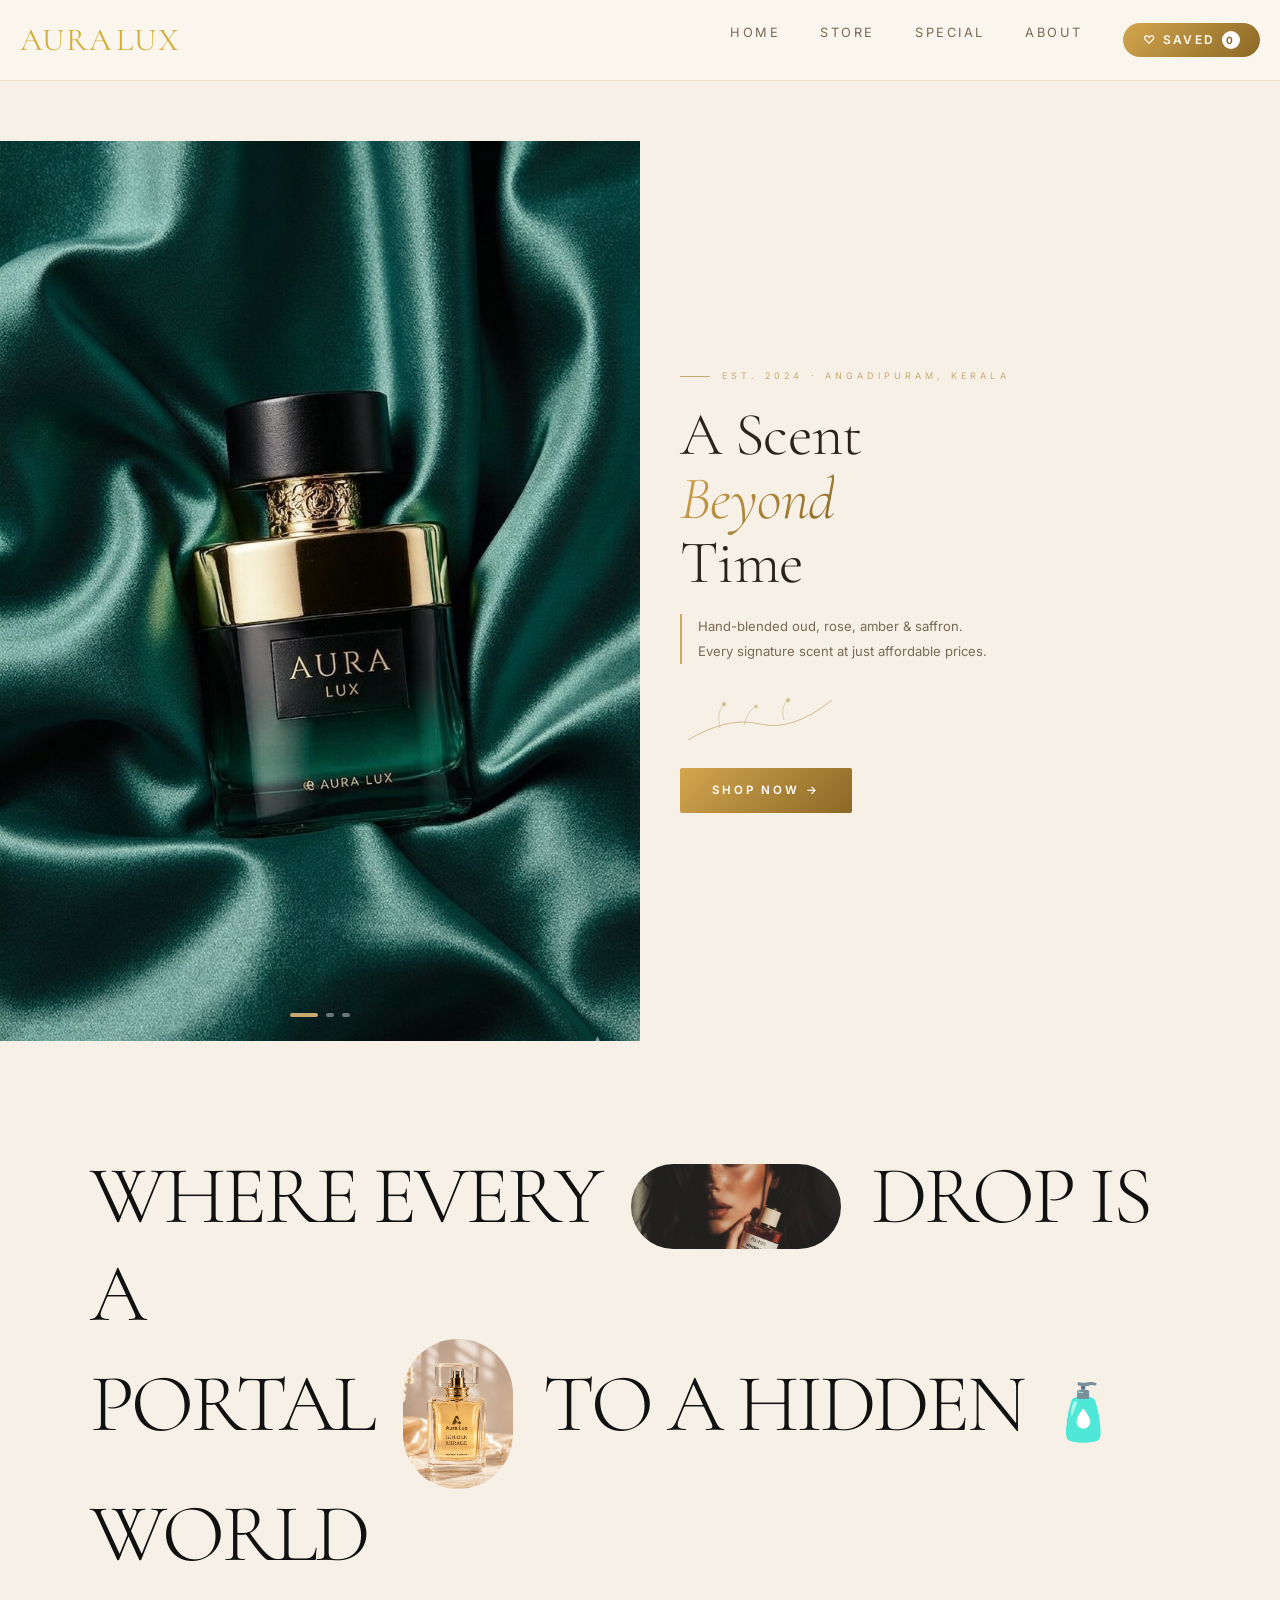
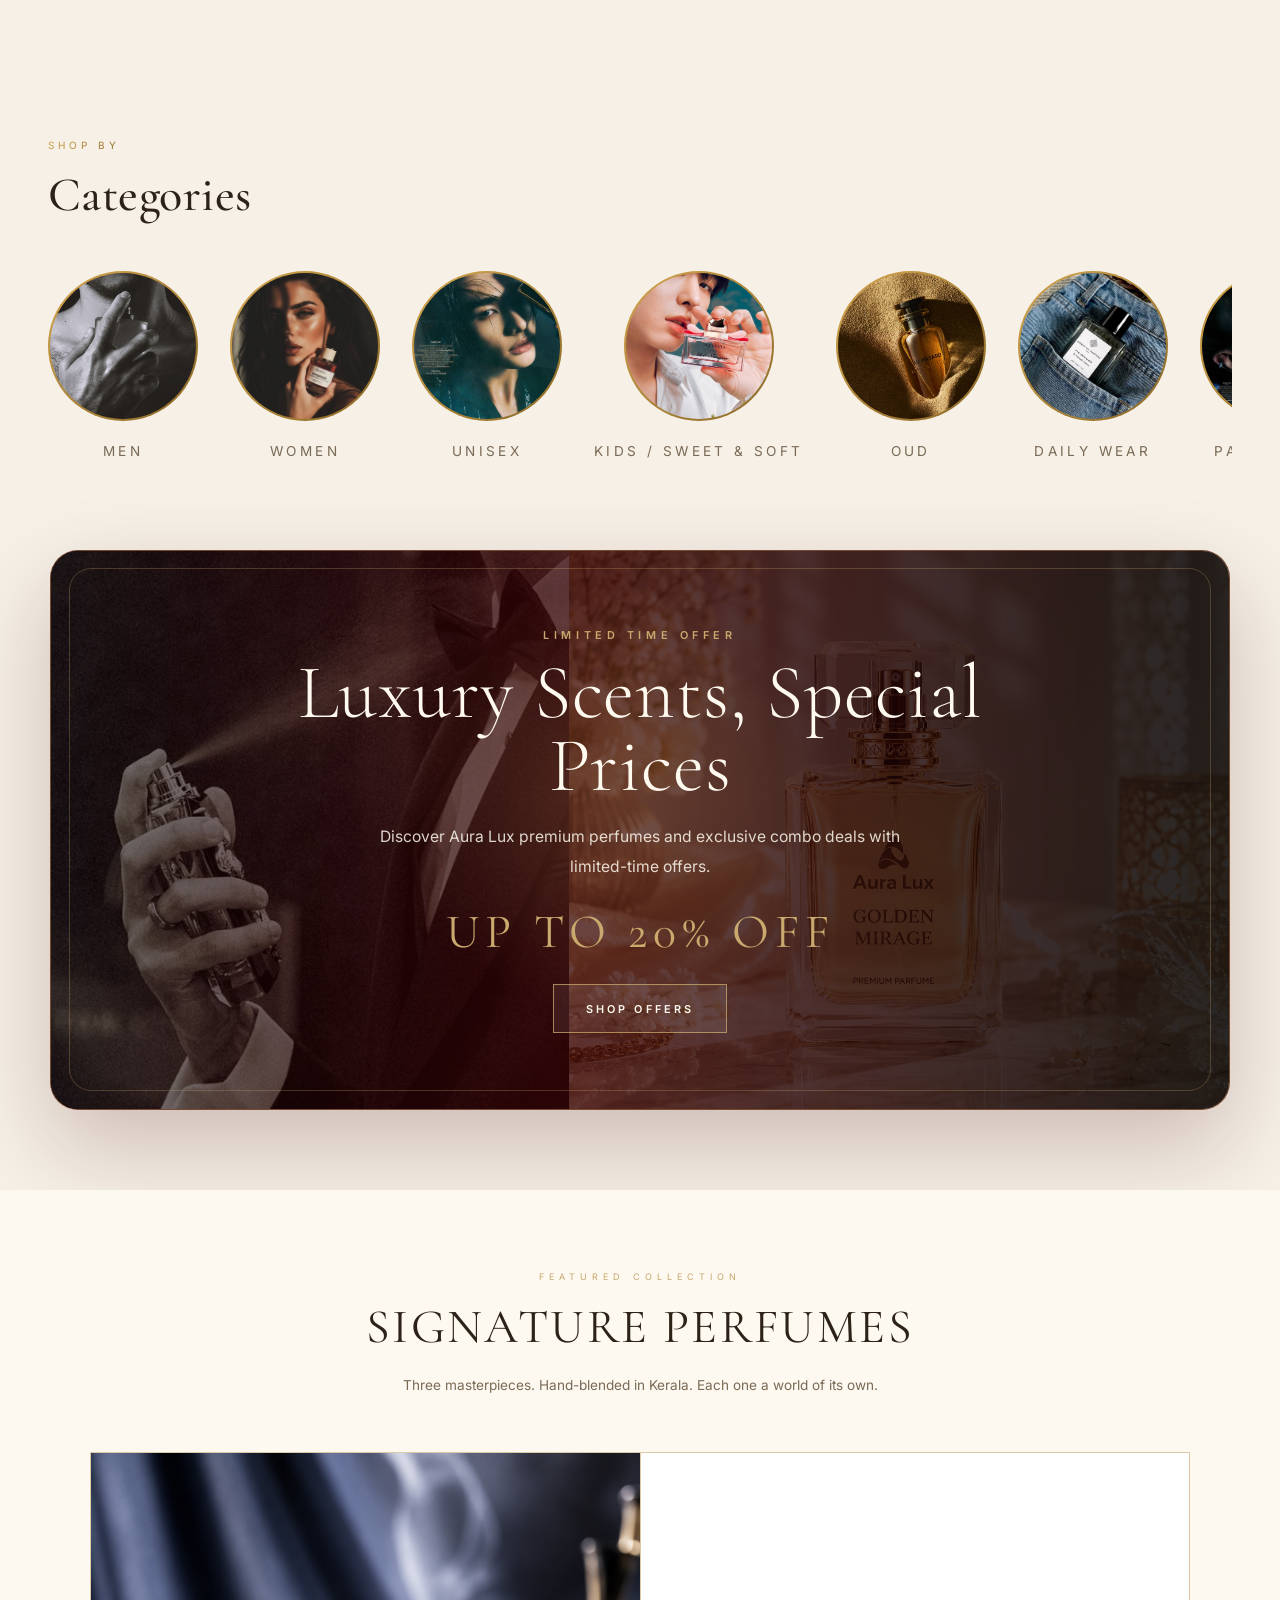
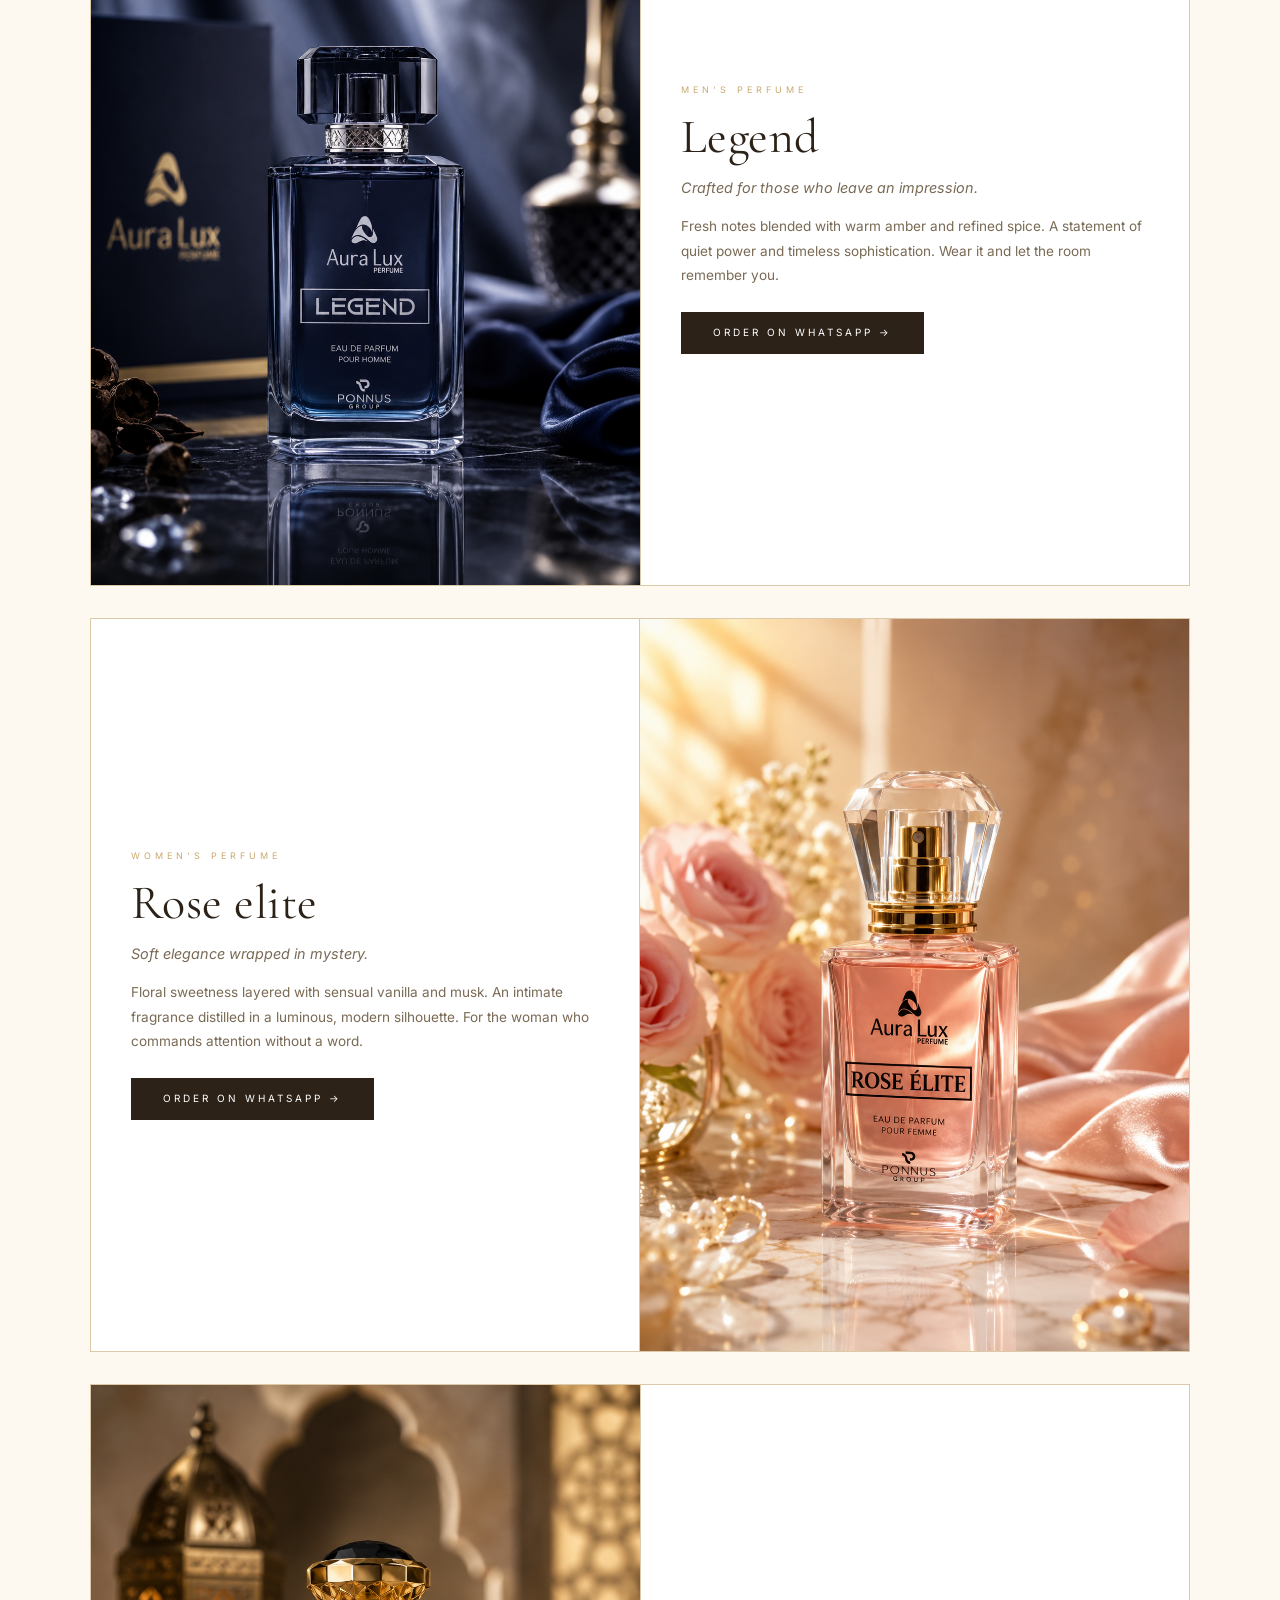
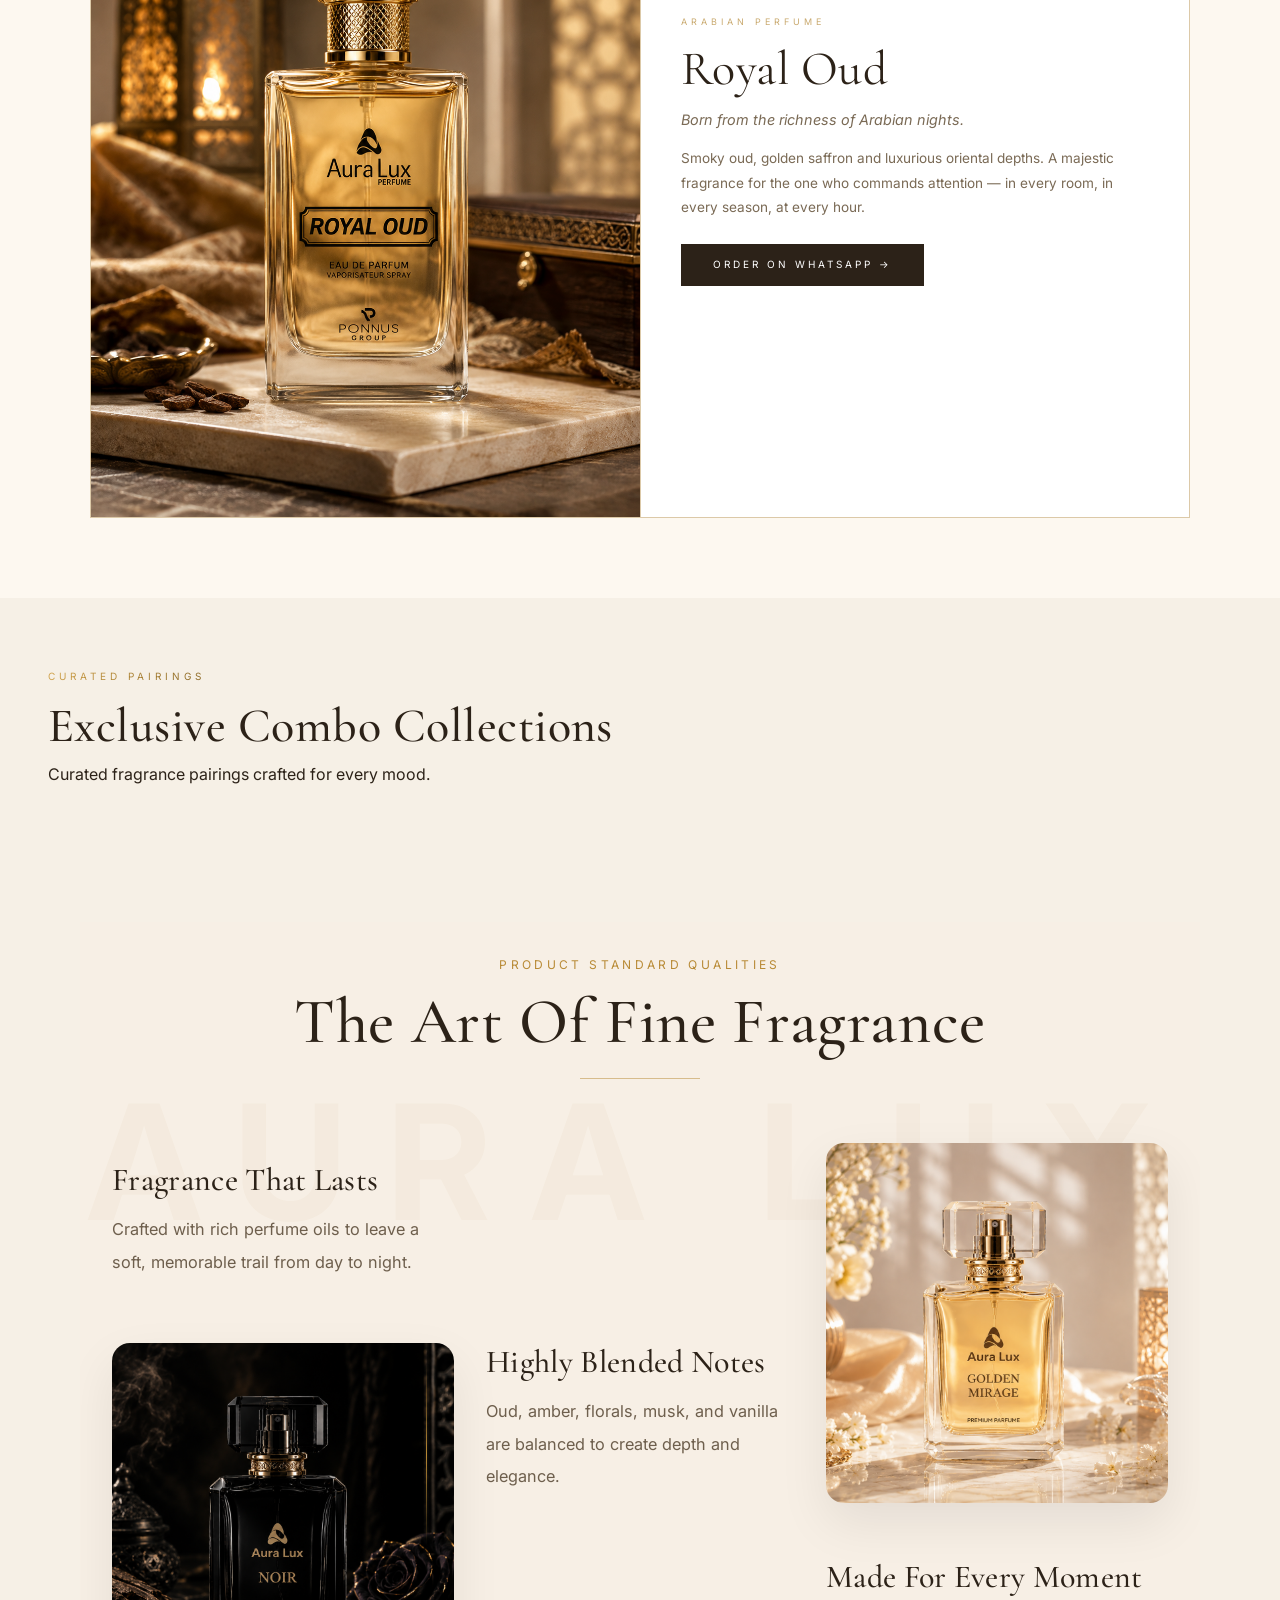
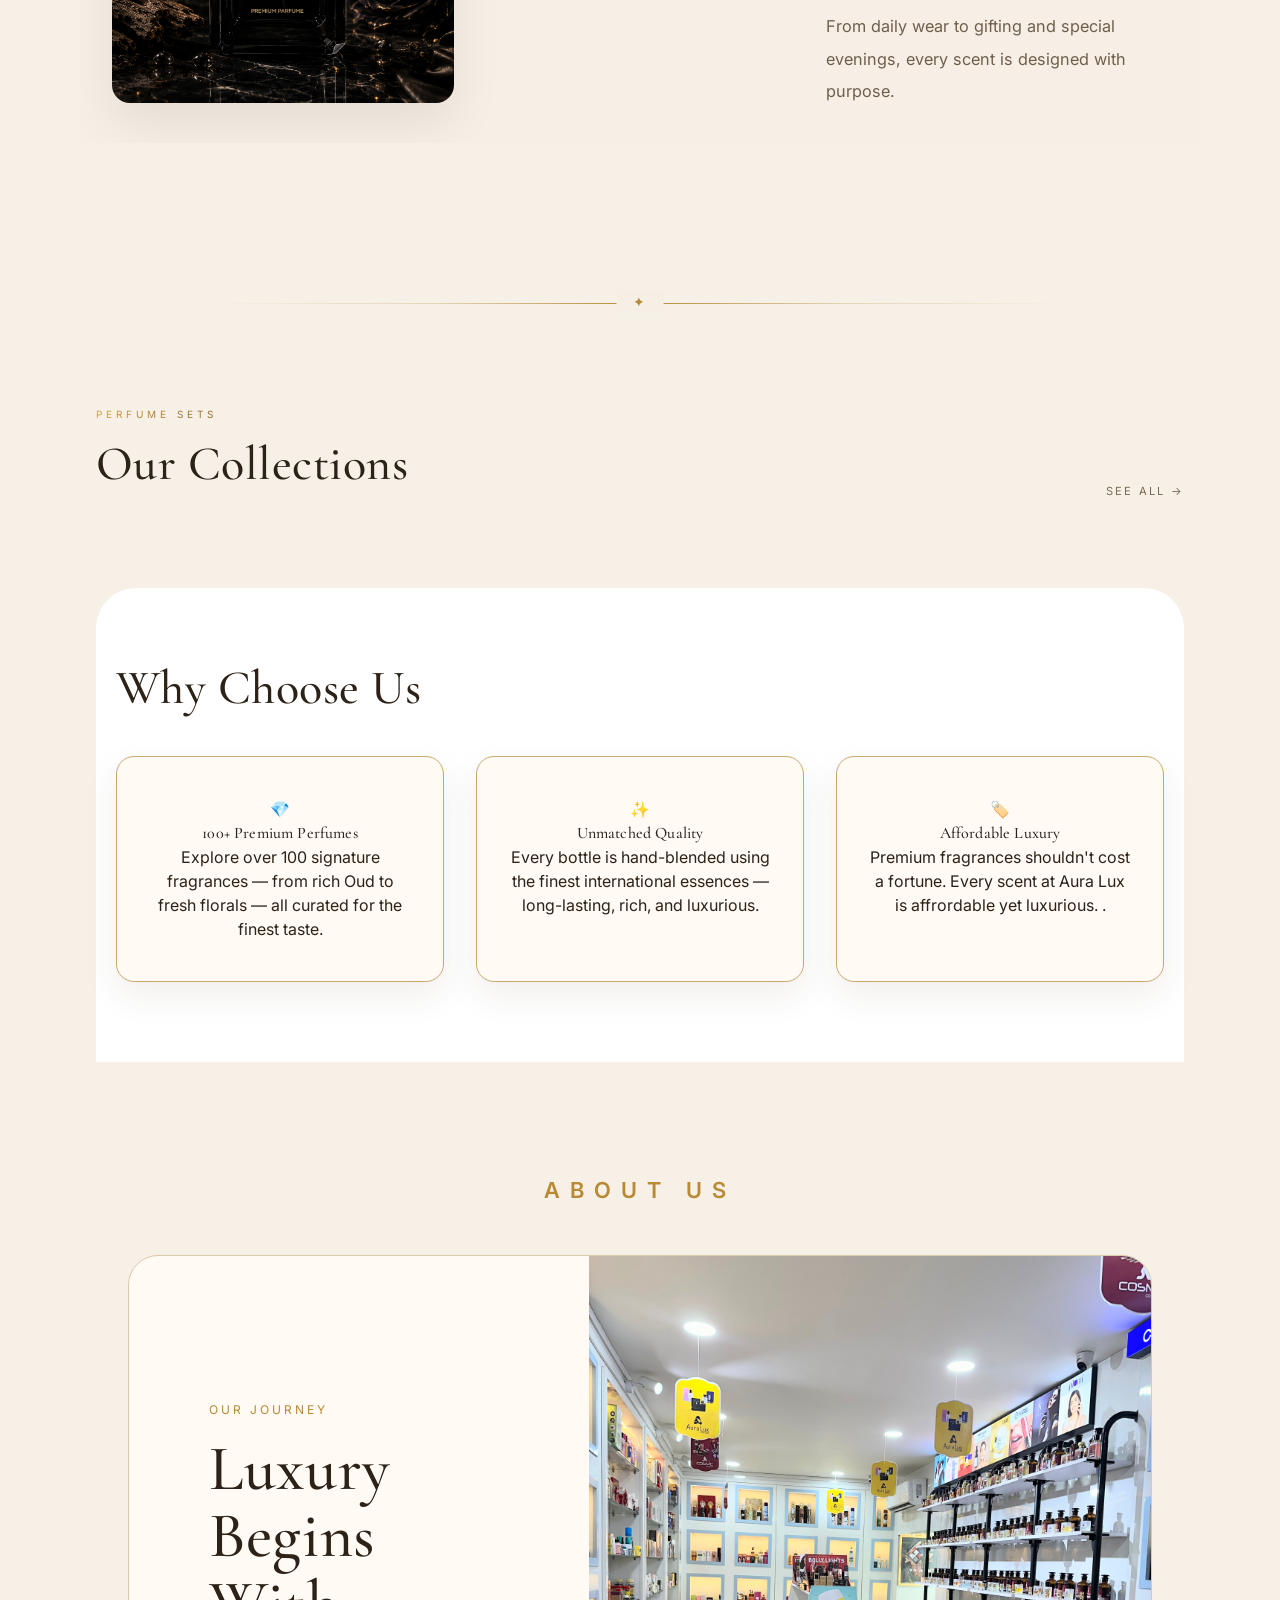
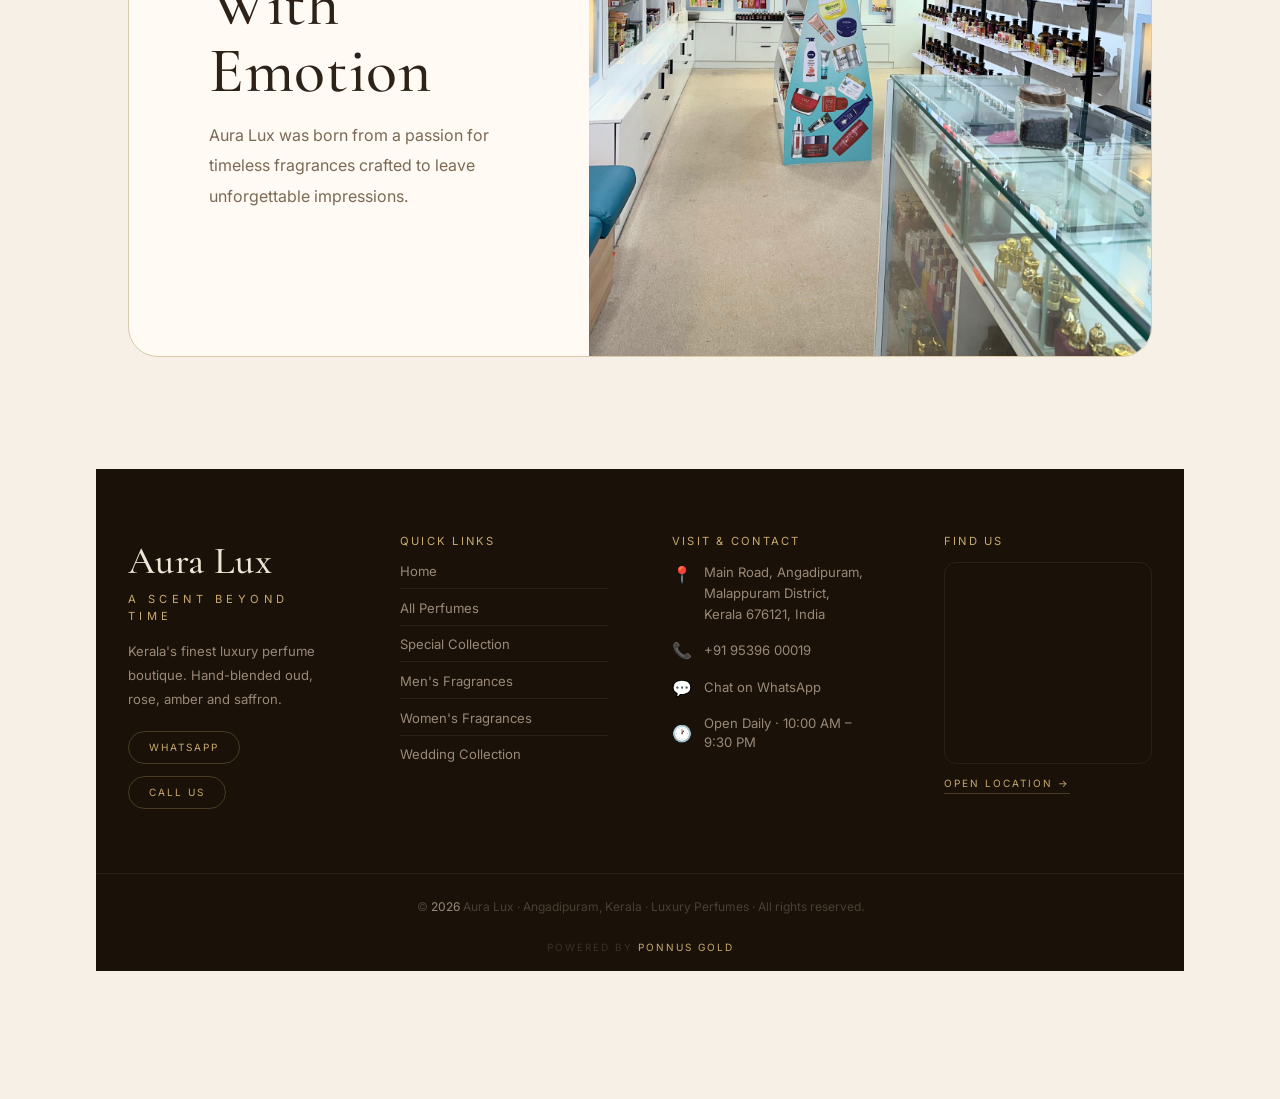
<file: index.html>
<!doctype html>
<html lang="en">
<head>
<meta charset="utf-8">
<meta name="viewport" content="width=device-width,initial-scale=1">
<title>Aura Lux — A Scent Beyond Time | Luxury Perfumes </title>
<meta name="description" content="Aura Lux — premium luxury perfumes in Angadipuram, Kerala. Hand-blended oud, rose, amber and saffron.">
<link rel="canonical" href="./">
<link rel="stylesheet" href="styles.css">
<link rel="icon" href="assets/ourcollection.png" type="image/png">
</head>
<body>
<button id="scrollTopBtn">↑</button>
<div id="splash" class="splash">
  <div class="inner">
    <p class="eyebrow">Luxury Perfumes</p>
    <h1>Aura Lux</h1>
    <hr>
    <p class="tag">A Scent Beyond Time</p>
  </div>
</div>

<header class="nav glass">
  <div class="nav-inner">
    <a class="brand-container" href="./">
      <span class="brand-aura">AURA</span>
      <span class="brand-lux">LUX</span>
    </a>

    <div style="display:flex;align-items:center;gap:.75rem;">
      <button id="wlFab" style="display:flex;align-items:center;gap:.35rem;background:var(--gradient-gold);border:none;border-radius:9999px;padding:.4rem .85rem;font-size:.65rem;letter-spacing:.15em;text-transform:uppercase;color:#fffaf0;cursor:pointer;font-family:'Inter',sans-serif;">
        ♡ <span id="wlCount">0</span>
      </button>
      <button class="menu-toggle" aria-label="Toggle Menu">
        <span></span>
        <span></span>
        <span></span>
      </button>
    </div>

    <nav class="nav-links">
      <a href="./">Home</a>
      <a href="store.html">Store</a>
      <a href="special.html">Special</a>
      <a href="#about">About</a>
      <button id="wlFabDesktop" onclick="document.getElementById('wlFab').click()" style="display:flex;align-items:center;gap:.4rem;background:linear-gradient(135deg,#d4a64f,#8a6826);border:none;border-radius:9999px;padding:.5rem 1.25rem;font-size:.75rem;letter-spacing:.2em;text-transform:uppercase;color:#fffaf0;cursor:pointer;font-family:'Inter',sans-serif;font-weight:600;">
        ♡ Saved <span id="wlCountDesktop" style="background:#fff;color:#8a6826;border-radius:9999px;width:18px;height:18px;font-size:10px;font-weight:700;display:flex;align-items:center;justify-content:center;">0</span>
      </button>
    </nav>
  </div>
</header>

<main>
<section class="hero-split">
  <!-- LEFT: sliding images -->
  <div class="hero-split-img">
    <div class="hero-slider">
      <div class="hero-slide active" style="background-image:url('assets/hero-3.jpg')"></div>
      <div class="hero-slide" style="background-image:url('assets/hero2.jpg')"></div>
      <div class="hero-slide" style="background-image:url('assets/hero22.jpg')"></div>
    </div>
    <div class="hero-dots">
      <button class="hero-dot active"></button>
      <button class="hero-dot"></button>
      <button class="hero-dot"></button>
    </div>
  </div>
  <!-- RIGHT: text + animation -->
  <div class="hero-split-text">
    <p class="hero-eyebrow">Est. 2024 · Angadipuram, Kerala</p>
    <h1 class="hero-split-title">A Scent<br><em>Beyond</em><br>Time</h1>
    <p class="hero-split-sub">Hand-blended oud, rose, amber & saffron.<br>Every signature scent at just affordable prices.</p>
    <!-- Animated botanical branch -->
    <svg class="hero-branch" viewBox="0 0 200 80" fill="none" xmlns="http://www.w3.org/2000/svg">
      <path class="branch-main" d="M10 70 Q60 40 100 50 Q140 60 190 20" stroke="#c9a96e" stroke-width="1.2" fill="none"/>
      <path class="branch-l1" d="M50 55 Q45 35 55 25" stroke="#c9a96e" stroke-width="0.8" fill="none"/>
      <path class="branch-l2" d="M80 52 Q85 32 95 28" stroke="#c9a96e" stroke-width="0.8" fill="none"/>
      <path class="branch-l3" d="M130 45 Q125 28 135 20" stroke="#c9a96e" stroke-width="0.8" fill="none"/>
      <circle class="branch-dot" cx="55" cy="25" r="2.5" fill="#c9a96e"/>
      <circle class="branch-dot" cx="95" cy="28" r="2" fill="#c9a96e"/>
      <circle class="branch-dot" cx="135" cy="20" r="2.5" fill="#c9a96e"/>
    </svg>
    <a href="store.html" style="display:inline-flex;align-items:center;gap:.6rem;padding:.85rem 2rem;background:linear-gradient(135deg,#d4a64f,#8a6826);color:#fff;font-size:.72rem;letter-spacing:.25em;text-transform:uppercase;font-weight:600;border-radius:2px;text-decoration:none;transition:transform .3s;">Shop Now &rarr;</a>
  </div>
</section>

<section class="memory-text-section">
  <div class="memory-text-container">
    <h2>
      WHERE EVERY 
      <span class="memory-pill">
        <img src="assets/womencategory.jpg" alt="">
      </span>
      DROP IS A <br>

      PORTAL 
      <span class="memory-pill vertical">
        <img src="assets/goldenmirage.png" alt="">
      </span>
      TO A HIDDEN 

      <span class="perfume-icon">🧴</span>
      WORLD
    </h2>
  </div>
</section>

  <div style="height:3rem;background:var(--bg);"></div>
  <section class="section" style="padding-bottom:0">
    <div class="section-head">
      <div>
        <p class="eyebrow">Shop By</p>
        <h3>Categories</h3>
      </div>
    </div>

    <div class="cats">
      <a class="cat" href="store.html?cat=Men"><div class="cat-circle"><div><img src="assets/categorymen.jpg" alt="Men" loading="lazy"></div></div><span>Men</span></a>
      <a class="cat" href="store.html?cat=Women"><div class="cat-circle"><div><img src="assets/womencategory.jpg" alt="Women" loading="lazy"></div></div><span>Women</span></a>
      <a class="cat" href="store.html?cat=Unisex"><div class="cat-circle"><div><img src="assets/unisexcategory.jpg" alt="Unisex" loading="lazy"></div></div><span>Unisex</span></a>
      <a class="cat" href="store.html?cat=Kids%20%2F%20Sweet%20%26%20Soft"><div class="cat-circle"><div><img src="assets/kidscategory.jpg" alt="Kids / Sweet & Soft" loading="lazy"></div></div><span>Kids / Sweet & Soft</span></a>
      <a class="cat" href="store.html?cat=Oud"><div class="cat-circle"><div><img src="assets/oudcategory.jpg" alt="Oud" loading="lazy"></div></div><span>Oud</span></a>
      <a class="cat" href="store.html?cat=Daily%20Wear"><div class="cat-circle"><div><img src="assets/dailywearcategory.jpg" alt="Daily Wear" loading="lazy"></div></div><span>Daily Wear</span></a>
      <a class="cat" href="store.html?cat=Party%20Wear"><div class="cat-circle"><div><img src="assets/partywearcategory.jpg" alt="Party Wear" loading="lazy"></div></div><span>Party Wear</span></a>
      <a class="cat" href="store.html?cat=Romantic"><div class="cat-circle"><div><img src="assets/romanticcategory.jpg" alt="Romantic" loading="lazy"></div></div><span>Romantic</span></a>
      <a class="cat" href="store.html?cat=Others"><div class="cat-circle"><div><img src="assets/otherscategory.jpg" alt="Others" loading="lazy"></div></div><span>Others</span></a>
    </div>
  </section>

  <section class="aura-offer-section" aria-label="Limited time Aura Lux perfume offer">
    <div class="aura-offer-card">
      <div class="aura-offer-image aura-offer-image-left">
        <img src="assets/menspray.jpg" alt="Aura Lux perfume lifestyle offer" loading="lazy">
      </div>
      <div class="aura-offer-image aura-offer-image-right">
        <img src="assets/goldenmirage.png" alt="Aura Lux premium perfume bottle" loading="lazy">
      </div>
      <div class="aura-offer-overlay"></div>
      <div class="aura-offer-content">
        <p class="aura-offer-kicker">LIMITED TIME OFFER</p>
        <h2>Luxury Scents, Special Prices</h2>
        <p class="aura-offer-copy">Discover Aura Lux premium perfumes and exclusive combo deals with limited-time offers.</p>
        <p class="aura-offer-discount">UP TO 20% OFF</p>
        <a class="aura-offer-cta" href="store.html">SHOP OFFERS</a>
      </div>
    </div>
  </section>

  <section style="background:#fdf8f0;padding:5rem 1.25rem;">
  <div style="max-width:1100px;margin:0 auto;">
    
    <div style="text-align:center;margin-bottom:3.5rem;">
      <p style="font-size:9px;letter-spacing:5px;text-transform:uppercase;color:#c9a96e;margin-bottom:.5rem">Featured Collection</p>
      <h2 style="font-family:'Cormorant Garamond',serif;font-size:3rem;font-weight:400;color:#2c2218;letter-spacing:.05em">SIGNATURE PERFUMES</h2>
      <p style="font-size:.85rem;color:#7a6a55;margin-top:.75rem">Three masterpieces. Hand-blended in Kerala. Each one a world of its own.</p>
    </div>

    <!-- Block 1: Image Left, Text Right -->
    <div class="sig-block" style="display:grid;grid-template-columns:1fr 1fr;border:1px solid #dcc9a8;margin-bottom:2rem;background:#fff;overflow:hidden;">
      <div style="position:relative;min-height:420px;overflow:hidden;">
        <img src="assets/legend.png" alt="Aura Noir" style="width:100%;height:100%;object-fit:cover;display:block;">
      </div>
      <div style="padding:3rem 2.5rem;display:flex;flex-direction:column;justify-content:center;gap:1rem;border-left:1px solid #dcc9a8;">
        <span style="font-size:9px;letter-spacing:4px;text-transform:uppercase;color:#c9a96e">Men's Perfume</span>
        <h2 style="font-family:'Cormorant Garamond',serif;font-size:3rem;font-weight:400;color:#2c2218;line-height:1;margin:0">Legend</h2>
        <p style="font-size:.9rem;color:#7a6a55;font-style:italic;margin:0">Crafted for those who leave an impression.</p>
        <p style="font-size:.85rem;color:#7a6a55;line-height:1.8;margin:0">Fresh notes blended with warm amber and refined spice. A statement of quiet power and timeless sophistication. Wear it and let the room remember you.</p>
        <a href="https://wa.me/919539600019?text=Hi%2C%20I%20want%20to%20buy%20Aura%20Noir" target="_blank" style="display:inline-block;width:fit-content;padding:.85rem 2rem;background:#2c2218;color:#fff;font-size:10px;letter-spacing:3px;text-transform:uppercase;text-decoration:none;margin-top:.5rem">Order on WhatsApp →</a>
      </div>
    </div>

    <!-- Block 2: Text Left, Image Right -->
    <div class="sig-block" style="display:grid;grid-template-columns:1fr 1fr;border:1px solid #dcc9a8;margin-bottom:2rem;background:#fff;overflow:hidden;">
      <div style="padding:3rem 2.5rem;display:flex;flex-direction:column;justify-content:center;gap:1rem;border-right:1px solid #dcc9a8;">
        <span style="font-size:9px;letter-spacing:4px;text-transform:uppercase;color:#c9a96e">Women's Perfume</span>
        <h2 style="font-family:'Cormorant Garamond',serif;font-size:3rem;font-weight:400;color:#2c2218;line-height:1;margin:0">Rose elite</h2>
        <p style="font-size:.9rem;color:#7a6a55;font-style:italic;margin:0">Soft elegance wrapped in mystery.</p>
        <p style="font-size:.85rem;color:#7a6a55;line-height:1.8;margin:0">Floral sweetness layered with sensual vanilla and musk. An intimate fragrance distilled in a luminous, modern silhouette. For the woman who commands attention without a word.</p>
        <a href="https://wa.me/919539600019?text=Hi%2C%20I%20want%20to%20buy%20Golden%20Mirage" target="_blank" style="display:inline-block;width:fit-content;padding:.85rem 2rem;background:#2c2218;color:#fff;font-size:10px;letter-spacing:3px;text-transform:uppercase;text-decoration:none;margin-top:.5rem">Order on WhatsApp →</a>
      </div>
      <div style="position:relative;min-height:420px;overflow:hidden;">
        <img src="assets/roseelite.png" alt="Golden Mirage" style="width:100%;height:100%;object-fit:cover;display:block;">
      </div>
    </div>

    <!-- Block 3: Image Left, Text Right -->
    <div class="sig-block" style="display:grid;grid-template-columns:1fr 1fr;border:1px solid #dcc9a8;background:#fff;overflow:hidden;">
      <div style="position:relative;min-height:420px;overflow:hidden;">
        <img src="assets/royaloud.png" alt="Royal Amber" style="width:100%;height:100%;object-fit:cover;display:block;">
      </div>
      <div style="padding:3rem 2.5rem;display:flex;flex-direction:column;justify-content:center;gap:1rem;border-left:1px solid #dcc9a8;">
        <span style="font-size:9px;letter-spacing:4px;text-transform:uppercase;color:#c9a96e">Arabian Perfume</span>
        <h2 style="font-family:'Cormorant Garamond',serif;font-size:3rem;font-weight:400;color:#2c2218;line-height:1;margin:0">Royal Oud</h2>
        <p style="font-size:.9rem;color:#7a6a55;font-style:italic;margin:0">Born from the richness of Arabian nights.</p>
        <p style="font-size:.85rem;color:#7a6a55;line-height:1.8;margin:0">Smoky oud, golden saffron and luxurious oriental depths. A majestic fragrance for the one who commands attention — in every room, in every season, at every hour.</p>
        <a href="https://wa.me/919539600019?text=Hi%2C%20I%20want%20to%20buy%20Royal%20Amber" target="_blank" style="display:inline-block;width:fit-content;padding:.85rem 2rem;background:#2c2218;color:#fff;font-size:10px;letter-spacing:3px;text-transform:uppercase;text-decoration:none;margin-top:.5rem">Order on WhatsApp →</a>
      </div>
    </div>

  </div>
</section>

  <section class="section">
    <div class="section-head">
      <div>
        <p class="eyebrow">Curated Pairings</p>
        <h3>Exclusive Combo Collections</h3>
        <p class="section-subtitle">Curated fragrance pairings crafted for every mood.</p>
      </div>
    </div>
    <div id="comboScroll" class="hscroll combo-scroll"></div>
    
    
    <section class="luxury-info-grid">
  
      <section class="fragrance-editorial">
  <p class="editorial-small">Product Standard Qualities</p>
  <h2>The Art Of Fine Fragrance</h2>

  <div class="fragrance-layout">
    <div class="fragrance-copy top-copy">
      <h4>Fragrance That Lasts</h4>
      <p>Crafted with rich perfume oils to leave a soft, memorable trail from day to night.</p>
    </div>

    <img class="fragrance-img img-one" src="assets/auranoir.png" alt="Aura Lux Perfume">

    <div class="fragrance-copy middle-copy">
      <h4>Highly Blended Notes</h4>
      <p>Oud, amber, florals, musk, and vanilla are balanced to create depth and elegance.</p>
    </div>

    <img class="fragrance-img img-two" src="assets/goldenmirage.png" alt="Aura Lux Perfume">

    <div class="fragrance-copy bottom-copy">
  <h4>Made For Every Moment</h4>
  <p>From daily wear to gifting and special evenings, every scent is designed with purpose.</p>
</div>

</section>
    </section>

<div class="lux-divider">
  <span></span>
</div>

  <section class="section">
    <div class="section-head">
      <div><p class="eyebrow">Perfume Sets</p><h3>Our Collections</h3></div>
      <a class="see-more" href="store.html">See All →</a>
    </div>
    <div id="setsScroll1" class="hscroll"></div>

  <section class="section why-us">
  <div class="section-head">
    <div>
      <h3>Why Choose Us</h3>
    </div>
  </div>
  <div class="why-grid">
    <div class="why-card">
      <div class="why-icon">💎</div>
      <h4>100+ Premium Perfumes</h4>
      <p>Explore over 100 signature fragrances — from rich Oud to fresh florals — all curated for the finest taste.</p>
    </div>
    <div class="why-card">
      <div class="why-icon">✨</div>
      <h4>Unmatched Quality</h4>
      <p>Every bottle is hand-blended using the finest international essences — long-lasting, rich, and luxurious.</p>
    </div>
    <div class="why-card">
      <div class="why-icon">🏷️</div>
      <h4>Affordable Luxury</h4>
      <p>Premium fragrances shouldn't cost a fortune. Every scent at Aura Lux is affrordable yet luxurious.
        .</p>
    </div>
  </div>
</section>

<section class="about-slider-section" id="about">

  <p class="about-main-tag">About Us</p>

  <div class="about-slider-box">

    <div class="about-slider-text">

      <p id="aboutTag">Our Journey</p>

      <h2 id="aboutTitle">
        Luxury Begins With Emotion
      </h2>

      <p id="aboutDesc">
        Aura Lux was born from a passion for timeless fragrances crafted to leave unforgettable impressions.
      </p>

    </div>

    <div class="about-slider-image">
      <img id="aboutImage" src="assets/here1.jpeg" alt="">
    </div>

  </div>

</section>

<script>

const aboutSlides = [

{
  image:"assets/here1.jpeg",
  tag:"Our Journey",
  title:"Luxury Begins With Emotion",
  desc:"Aura Lux was born from a passion for timeless fragrances crafted to leave unforgettable impressions."
},

{
  image:"assets/here2.jpeg",
  tag:"Craftsmanship",
  title:"Every Bottle Tells A Story",
  desc:"Every fragrance is carefully selected and blended to create elegance, confidence, and unforgettable memories."
},

{
  image:"assets/here3.jpeg",
  tag:"Premium Experience",
  title:"Inspired By Rare Essences",
  desc:"From oud to amber and floral notes, Aura Lux brings luxury perfume experiences to Kerala."
}

];

let currentAbout = 0;

function changeAboutSlide(){

  currentAbout++;

  if(currentAbout >= aboutSlides.length){
    currentAbout = 0;
  }

  document.getElementById("aboutImage").src = aboutSlides[currentAbout].image;
  document.getElementById("aboutTitle").textContent = aboutSlides[currentAbout].title;
  document.getElementById("aboutDesc").textContent = aboutSlides[currentAbout].desc;
  document.getElementById("aboutTag").textContent = aboutSlides[currentAbout].tag;

}

setInterval(changeAboutSlide, 4000);

</script>

<script>
  (function () {
    const offerSection = document.querySelector(".aura-offer-section");
    if (!offerSection) return;

    const revealOffer = () => offerSection.classList.add("is-visible");

    if (!("IntersectionObserver" in window)) {
      revealOffer();
      return;
    }

    const offerObserver = new IntersectionObserver((entries, observer) => {
      entries.forEach((entry) => {
        if (entry.isIntersecting) {
          revealOffer();
          observer.unobserve(entry.target);
        }
      });
    }, { threshold: 0.28 });

    offerObserver.observe(offerSection);
  })();
</script>

</body>
</html>





<footer>
  <div class="foot-grid">
  <div>
    <p class="foot-brand font-display"><span class="text-gold">Aura</span> Lux</p>
    <p style="font-size:.7rem;letter-spacing:.4em;text-transform:uppercase;color:#c9a96e;margin-bottom:1rem">A Scent Beyond Time</p>
    <p style="font-size:.82rem;color:#9a8878;line-height:1.8;margin-bottom:1.25rem">Kerala's finest luxury perfume boutique. Hand-blended oud, rose, amber and saffron.</p>
    <div style="display:flex;gap:.75rem;flex-wrap:wrap">
      <a href="https://wa.me/919539600019" target="_blank" style="padding:.5rem 1.25rem;border:1px solid #c9a96e44;border-radius:9999px;font-size:10px;letter-spacing:2px;text-transform:uppercase;color:#c9a96e">WhatsApp</a>
      <a href="tel:+919539600019" style="padding:.5rem 1.25rem;border:1px solid #c9a96e44;border-radius:9999px;font-size:10px;letter-spacing:2px;text-transform:uppercase;color:#c9a96e">Call Us</a>
    </div>
  </div>
  <div>
    <p class="gold-link">Quick Links</p>
    <nav style="display:flex;flex-direction:column;gap:.6rem;margin-top:.75rem">
      <a href="./" style="font-size:.82rem;color:#9a8878;border-bottom:1px solid #2a2016;padding-bottom:.4rem">Home</a>
      <a href="store.html" style="font-size:.82rem;color:#9a8878;border-bottom:1px solid #2a2016;padding-bottom:.4rem">All Perfumes</a>
      <a href="special.html" style="font-size:.82rem;color:#9a8878;border-bottom:1px solid #2a2016;padding-bottom:.4rem">Special Collection</a>
      <a href="store.html?cat=Men" style="font-size:.82rem;color:#9a8878;border-bottom:1px solid #2a2016;padding-bottom:.4rem">Men's Fragrances</a>
      <a href="store.html?cat=Women" style="font-size:.82rem;color:#9a8878;border-bottom:1px solid #2a2016;padding-bottom:.4rem">Women's Fragrances</a>
      <a href="store.html?cat=Wedding" style="font-size:.82rem;color:#9a8878;padding-bottom:.4rem">Wedding Collection</a>
    </nav>
  </div>
  <div>
    <p class="gold-link">Visit & Contact</p>
    <div style="display:flex;flex-direction:column;gap:.85rem;margin-top:.75rem">
      <div style="display:flex;gap:.75rem;align-items:flex-start">
        <span>📍</span>
        <p style="font-size:.82rem;color:#9a8878;line-height:1.6">Main Road, Angadipuram,<br>Malappuram District,<br>Kerala 676121, India</p>
      </div>
      <div style="display:flex;gap:.75rem;align-items:center">
        <span>📞</span>
        <a href="tel:+919539600019" style="font-size:.82rem;color:#9a8878">+91 95396 00019</a>
      </div>
      <div style="display:flex;gap:.75rem;align-items:center">
        <span>💬</span>
        <a href="https://wa.me/919539600019" target="_blank" style="font-size:.82rem;color:#9a8878">Chat on WhatsApp</a>
      </div>
      <div style="display:flex;gap:.75rem;align-items:center">
        <span>🕐</span>
        <p style="font-size:.82rem;color:#9a8878">Open Daily · 10:00 AM – 9:30 PM</p>
      </div>
    </div>
  </div>
  <div>
    <p class="gold-link">Find Us</p>
    <div style="margin-top:.75rem;border-radius:.75rem;overflow:hidden;border:1px solid #2a2016">
      <iframe
  src="https://www.google.com/maps/embed?pb=!1m18!1m12!1m3!1d3916.0479862653095!2d76.11901!3d11.108501!2m3!1f0!2f0!3f0!3m2!1i1024!2i768!4f13.1!3m3!1m2!1s0x3ba64f51e49fa58b%3A0x123!2sAngadipuram%2C+Kerala+676121!5e0!3m2!1sen!2sin!4v1"
  width="100%"
  height="200"
  style="border:0;display:block"
  allowfullscreen=""
  loading="lazy"
  referrerpolicy="no-referrer-when-downgrade">
</iframe>
    </div>
      <a href="https://maps.app.goo.gl/EbSdAhfCdPe2A7Vd9" target="_blank" rel="noreferrer" style="display:inline-block;margin-top:.75rem;font-size:10px;letter-spacing:2px;text-transform:uppercase;color:#c9a96e;border-bottom:1px solid #c9a96e44;padding-bottom:2px">Open Location →</a>
  </div>
</div>
<p class="foot-bottom">© <span id="year"></span> Aura Lux · Angadipuram, Kerala · Luxury Perfumes · All rights reserved.</p>
<p style="text-align:center;font-size:10px;color:#3a3028;letter-spacing:2px;text-transform:uppercase;padding-bottom:1rem">Powered by <span style="color:#c9a96e">Ponnus Gold</span></p>
</footer>


<!-- Provide the published CSV URL for combos (separate from perfumes) -->
<script>
  window.GOOGLE_SHEET_COMBO_URL = "https://docs.google.com/spreadsheets/d/e/2PACX-1vQITFMB6phcfRM5awOYajlYnwr6RlqXoEesqXm-iUCZ5RFAy1toekROiS5sV6zebEK1NHxMYedHZ6bq/pub?output=csv";
</script>
<script src="app-new.js"></script>
<div class="wishlist-overlay" id="wlOverlay"></div>

<script>
  if (typeof window.onAuraReady === 'function') {
    window.onAuraReady(() => {
      try { AURA.renderHome(); } catch(e) { console.error('Home render failed', e); }
    });
  } else {
    // Fallback: if aura script hasn't defined onAuraReady, try rendering directly after a short delay
    setTimeout(() => {
      try { if (window.AURA && typeof AURA.renderHome === 'function') AURA.renderHome(); } catch(e) { console.error('Home render failed', e); }
    }, 50);
  }
</script>
</file>
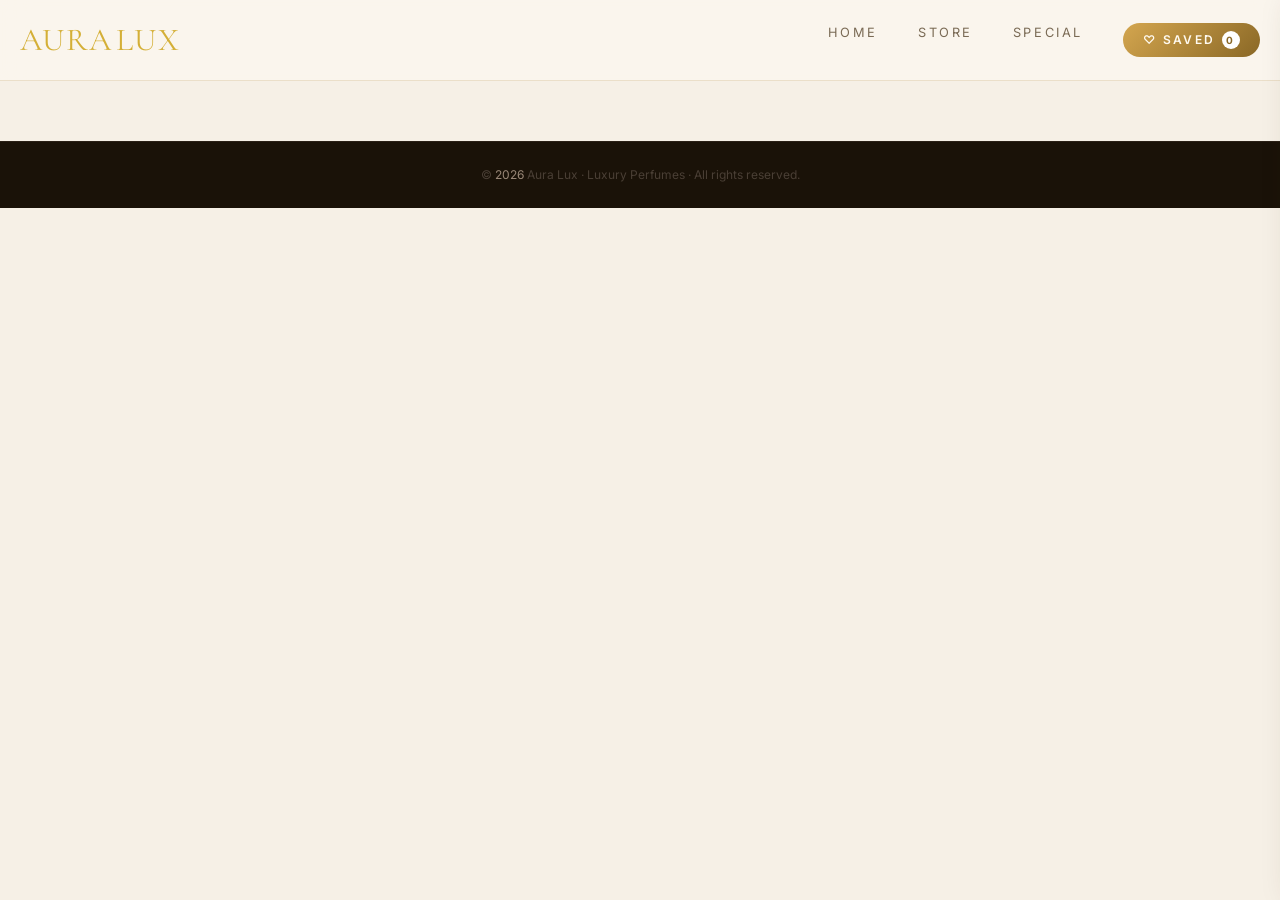
<file: product.html>
<!doctype html>
<html lang="en">
<head>
<meta charset="utf-8">
<meta name="viewport" content="width=device-width,initial-scale=1">
<title>Aura Lux Product | Luxury Perfumes</title>
<meta name="description" content="View Aura Lux perfume details, choose size and order on WhatsApp.">
<link rel="stylesheet" href="styles.css">
<link rel="icon" href="assets/ourcollection.png" type="image/png">
</head>
<body class="product-page">
<button id="scrollTopBtn">↑</button>

<header class="nav glass">
  <div class="nav-inner">
    <a class="brand-container" href="./">
      <span class="brand-aura">AURA</span>
      <span class="brand-lux">LUX</span>
    </a>

    <div style="display:flex;align-items:center;gap:.75rem;">
      <button id="wlFab" style="display:flex;align-items:center;gap:.35rem;background:var(--gradient-gold);border:none;border-radius:9999px;padding:.4rem .85rem;font-size:.65rem;letter-spacing:.15em;text-transform:uppercase;color:#fffaf0;cursor:pointer;font-family:'Inter',sans-serif;">
        ♡ <span id="wlCount">0</span>
      </button>
      <button class="menu-toggle" aria-label="Toggle Menu">
        <span></span>
        <span></span>
        <span></span>
      </button>
    </div>

    <nav class="nav-links">
      <a href="./">Home</a>
      <a href="store.html">Store</a>
      <a href="special.html">Special</a>
      <button id="wlFabDesktop" onclick="document.getElementById('wlFab').click()" style="display:flex;align-items:center;gap:.4rem;background:linear-gradient(135deg,#d4a64f,#8a6826);border:none;border-radius:9999px;padding:.5rem 1.25rem;font-size:.75rem;letter-spacing:.2em;text-transform:uppercase;color:#fffaf0;cursor:pointer;font-family:'Inter',sans-serif;font-weight:600;">
        ♡ Saved <span id="wlCountDesktop" style="background:#fff;color:#8a6826;border-radius:9999px;width:18px;height:18px;font-size:10px;font-weight:700;display:flex;align-items:center;justify-content:center;">0</span>
      </button>
    </nav>
  </div>
</header>

<main class="product-main">
  <div id="productDetailRoot">
    <section class="product-detail-skeleton" aria-label="Loading product">
      <div class="product-skeleton-image skeleton-shimmer"></div>
      <div class="product-skeleton-info">
        <div class="product-skeleton-kicker skeleton-shimmer"></div>
        <div class="product-skeleton-title skeleton-shimmer"></div>
        <div class="product-skeleton-price skeleton-shimmer"></div>
        <div class="product-skeleton-sizes">
          <span class="skeleton-shimmer"></span>
          <span class="skeleton-shimmer"></span>
          <span class="skeleton-shimmer"></span>
          <span class="skeleton-shimmer"></span>
        </div>
        <div class="product-skeleton-line long skeleton-shimmer"></div>
        <div class="product-skeleton-line skeleton-shimmer"></div>
        <div class="product-skeleton-line short skeleton-shimmer"></div>
        <div class="product-skeleton-button skeleton-shimmer"></div>
      </div>
    </section>
  </div>
</main>

<footer>
  <p class="foot-bottom">© <span id="year"></span> Aura Lux · Luxury Perfumes · All rights reserved.</p>
</footer>

<div class="wishlist-overlay" id="wlOverlay"></div>
<div class="wishlist-sidebar" id="wlSidebar">
  <div class="wishlist-header">
    <h3>♡ Saved <span id="wlTitle">0 items</span></h3>
    <button class="wishlist-close" id="wlClose">✕</button>
  </div>
  <div class="wishlist-items" id="wlItems"></div>
  <div class="wishlist-empty" id="wlEmpty">
    <div class="wishlist-empty-icon">♡</div>
    <p>Tap the heart on any perfume to save it here</p>
  </div>
  <div class="wishlist-footer" id="wlFooter" style="display:none">
    <p>Send your wishlist to us on WhatsApp</p>
    <button class="wishlist-wa-btn" id="wlSendWA">Send Wishlist on WhatsApp ↗</button>
  </div>
</div>

<script src="app-new.js"></script>
<script>
  window.onAuraReady(() => {
    (AURA.fetchPerfumesFromSheet || (() => Promise.resolve()))()
      .catch(() => {})
      .then(() => AURA.initProductPage());
  });
</script>
</body>
</html>
</file>
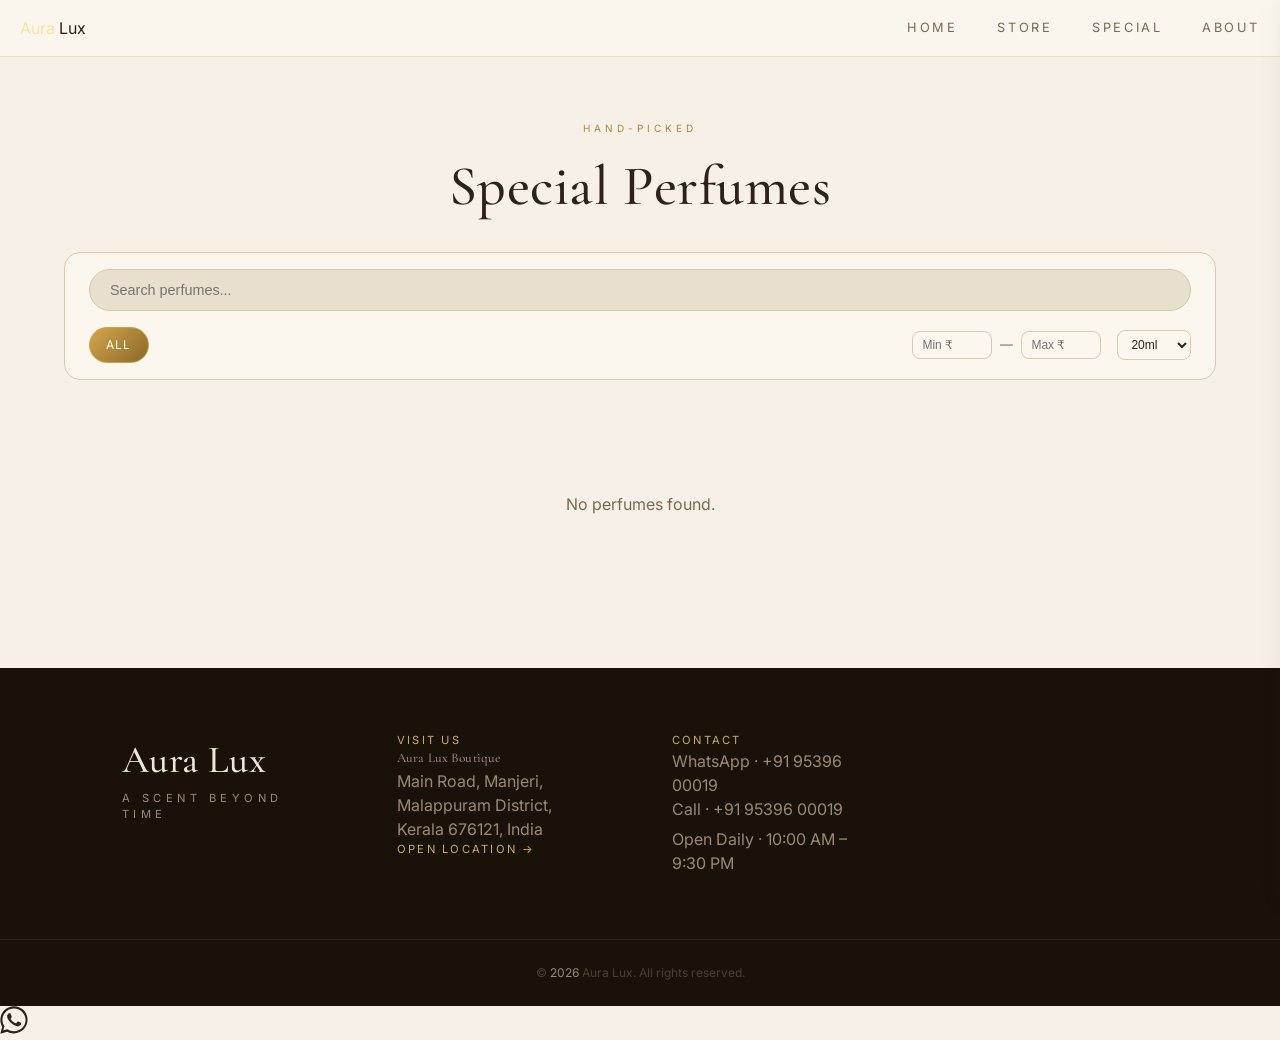
<file: special.html>
<!doctype html>
<html lang="en">
<head>
<meta charset="utf-8">
<meta name="viewport" content="width=device-width,initial-scale=1">
<title>Special Perfumes — Aura Lux | Hand-Picked Luxury</title>
<meta name="description" content="Explore Aura Lux Special Perfumes — a hand-picked, limited collection of luxury fragrances at ₹1000.">
<link rel="canonical" href="special.html">
<link rel="stylesheet" href="styles.css">
<link rel="icon" href="assets/ourcollection.png" type="image/png">
</head>
<body>
<header class="nav glass">
  <div class="nav-inner">
    <a class="brand" href="./"><span class="text-gold">Aura</span> Lux</a>
    <button class="menu-toggle" aria-label="Toggle Menu">
  <span></span>
  <span></span>
  <span></span>
</button>
    <nav class="nav-links">
      <a href="./">Home</a>
      <a href="store.html">Store</a>
      <a class="gold-hover" href="special.html">Special</a>
      <a href="index.html#about">About</a>
    </nav>
  </div>
</header>

<main class="store-main">
  <p class="eyebrow">Hand-Picked</p>
  <h1 class="font-display">Special Perfumes</h1>

  <div class="filters glass">
    <input id="searchInput" type="search" placeholder="Search perfumes...">
    <div id="chips" class="chips"></div>
  </div>

  <p id="emptyState" class="empty" style="display:none">No perfumes found.</p>
  <div id="productGrid" class="product-grid"></div>
  <div id="sentinel" style="height:40px"></div>
  <div id="loadMoreWrap" class="load-more-wrap" style="display:none">
    <button id="loadMoreBtn" class="btn-load">Load More</button>
  </div>
  <p id="countLabel" class="count"></p>
</main>

<footer>
  <div class="foot-grid">
    <div>
      <p class="foot-brand font-display"><span class="text-gold">Aura</span> Lux</p>
      <p style="font-size:.7rem;letter-spacing:.4em;text-transform:uppercase">A Scent Beyond Time</p>
    </div>
    <div>
      <p class="gold-link">Visit Us</p>
      <h5 class="font-display">Aura Lux Boutique</h5>
      <p>Main Road, Manjeri,<br>Malappuram District,<br>Kerala 676121, India</p>
      <a class="gold-link" href="https://maps.app.goo.gl/EbSdAhfCdPe2A7Vd9" target="_blank" rel="noreferrer">Open Location →</a>
    </div>
    <div>
      <p class="gold-link">Contact</p>
      <a href="https://wa.me/919539600019">WhatsApp · +91 95396 00019</a><br>
      <a href="tel:+919539600019">Call · +91 95396 00019</a>
      <p style="margin-top:.4rem">Open Daily · 10:00 AM – 9:30 PM</p>
    </div>
  </div>
 <p class="foot-bottom">© <span id="year"></span> Aura Lux. All rights reserved.</p>
</footer>

<button id="fabWA" class="fab" aria-label="Chat on WhatsApp">
  <svg viewBox="0 0 32 32" width="28" height="28" fill="currentColor" aria-hidden="true"><path d="M16 .4C7.4.4.4 7.4.4 16c0 2.8.7 5.5 2.1 7.9L.3 31.6l7.9-2.1c2.3 1.3 4.9 1.9 7.7 1.9 8.6 0 15.6-7 15.6-15.6S24.6.4 16 .4zm0 28.4c-2.5 0-4.9-.7-7-1.9l-.5-.3-4.7 1.2 1.3-4.6-.3-.5C3.5 20.6 2.8 18.3 2.8 16 2.8 8.7 8.7 2.8 16 2.8s13.2 5.9 13.2 13.2c0 7.3-5.9 12.8-13.2 12.8zm7.6-9.6c-.4-.2-2.5-1.2-2.8-1.4-.4-.1-.7-.2-.9.2-.3.4-1 1.4-1.3 1.6-.2.3-.4.3-.8.1-.4-.2-1.7-.6-3.3-2-1.2-1.1-2-2.4-2.3-2.8-.2-.4 0-.6.2-.8.2-.2.4-.4.6-.7.2-.2.3-.4.4-.7.1-.3 0-.5 0-.7-.1-.2-.9-2.2-1.2-3-.3-.8-.7-.7-.9-.7h-.8c-.3 0-.7.1-1 .5-.3.4-1.3 1.3-1.3 3.2s1.4 3.7 1.6 4c.2.3 2.8 4.3 6.7 6 4 1.7 4 1.1 4.7 1 .7-.1 2.4-1 2.7-1.9.3-1 .3-1.8.2-1.9-.1-.2-.4-.3-.8-.5z"/></svg>
</button>

<div class="wishlist-overlay" id="wlOverlay"></div>

<button class="wishlist-fab" id="wlFab">
  ♡ Saved
  <span class="wishlist-fab-count" id="wlCount">0</span>
</button>

<div class="wishlist-sidebar" id="wlSidebar">
  <div class="wishlist-header">
    <h3>♡ Saved <span id="wlTitle">0 items</span></h3>
    <button class="wishlist-close" id="wlClose">✕</button>
  </div>
  <div class="wishlist-items" id="wlItems"></div>
  <div class="wishlist-empty" id="wlEmpty">
    <div class="wishlist-empty-icon">♡</div>
    <p>Tap the heart on any perfume to save it here</p>
  </div>
  <div class="wishlist-footer" id="wlFooter" style="display:none">
    <p>Send your wishlist to us on WhatsApp</p>
    <button class="wishlist-wa-btn" id="wlSendWA">Send Wishlist on WhatsApp ↗</button>
  </div>
</div>

<script src="app-new.js"></script>
<script>
  window.onAuraReady(() => {
    AURA.initStorePage({ source: AURA.PERFUMES(), pageSize: 9 });
  });
</script>

</body>
</html>
</file>
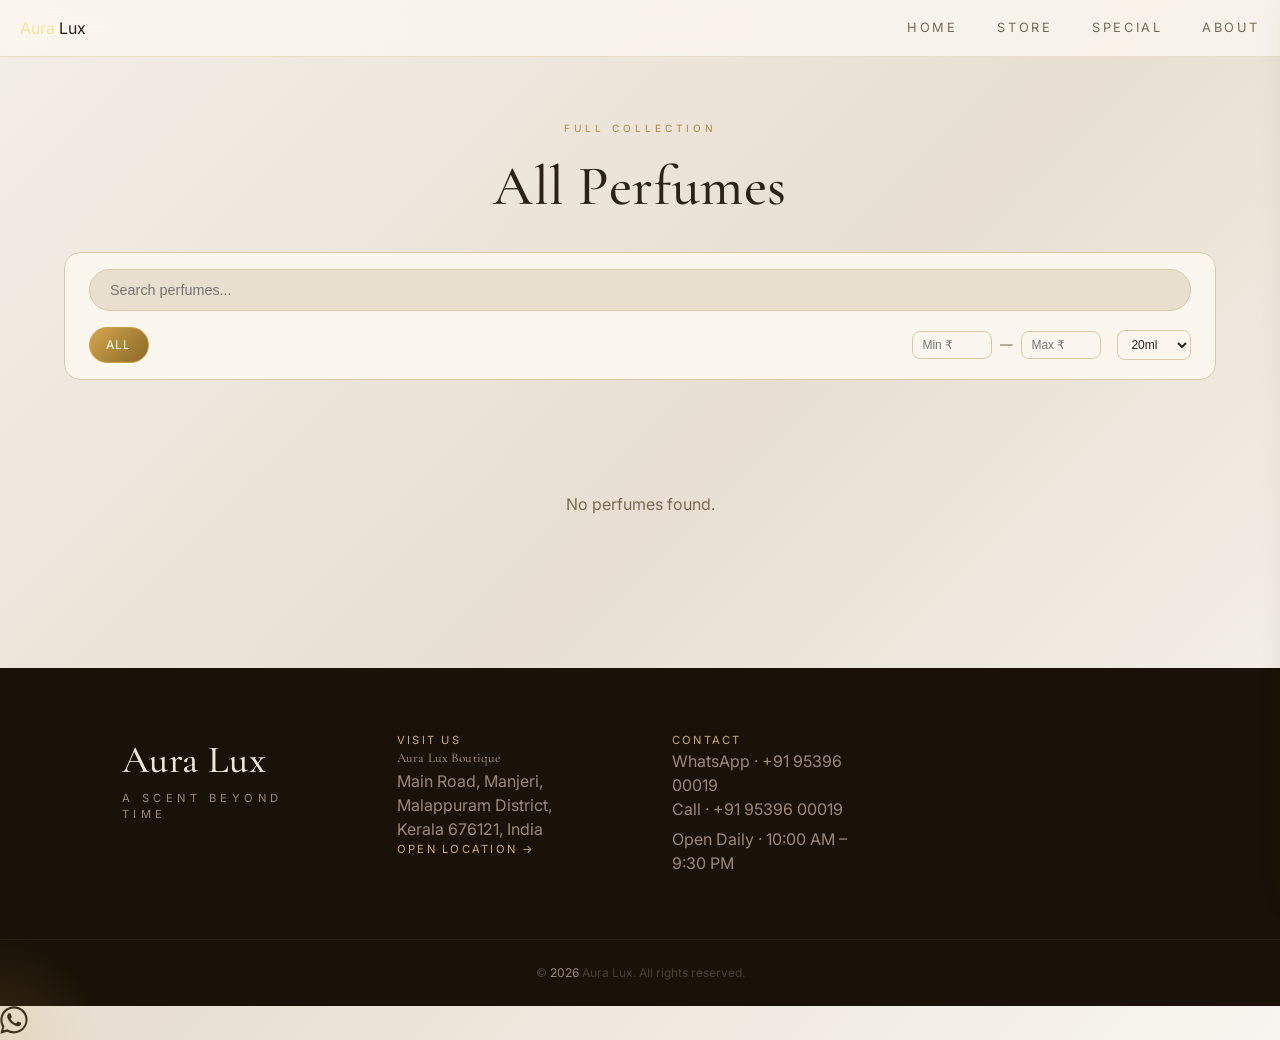
<file: store.html>
<!doctype html>
<html lang="en">
<head>
<meta charset="utf-8">
<meta name="viewport" content="width=device-width,initial-scale=1">
<title>Store — Aura Lux | All Luxury Perfumes ₹1000</title>
<meta name="description" content="Browse the full Aura Lux perfume collection. Filter by Men, Women, Unisex, Kids, Oud, Daily Wear, Party Wear, Romantic & Others.">
<link rel="canonical" href="store.html">
<link rel="stylesheet" href="styles.css">
<link rel="icon" href="assets/ourcollection.png" type="image/png">
</head>
<body class="store-page">
<header class="nav glass">
  <div class="nav-inner">
    <a class="brand" href="./"><span class="text-gold">Aura</span> Lux</a>

    <button class="menu-toggle" aria-label="Toggle Menu">
  <span></span>
  <span></span>
  <span></span>
</button>

    <nav class="nav-links">
      <a href="./">Home</a>
      <a href="store.html">Store</a>
      <a class="gold-hover" href="special.html">Special</a>
      <a href="index.html#about">About</a>
    </nav>
  </div>
</header>

<main class="store-main">
  <p class="eyebrow">Full Collection</p>
  <h1 class="font-display">All Perfumes</h1>

  <div class="filters glass">
    <input id="searchInput" type="search" placeholder="Search perfumes...">
    <div id="chips" class="chips"></div>
  </div>

  <p id="emptyState" class="empty" style="display:none">No perfumes found.</p>
  <div id="productGrid" class="product-grid"></div>
  <div id="sentinel" style="height:40px"></div>
  <div id="loadMoreWrap" class="load-more-wrap" style="display:none">
    <button id="loadMoreBtn" class="btn-load">Load More</button>
  </div>
  <p id="countLabel" class="count"></p>
</main>

<footer>
  <div class="foot-grid">
    <div>
      <p class="foot-brand font-display"><span class="text-gold">Aura</span> Lux</p>
      <p style="font-size:.7rem;letter-spacing:.4em;text-transform:uppercase">A Scent Beyond Time</p>
    </div>
    <div>
      <p class="gold-link">Visit Us</p>
      <h5 class="font-display">Aura Lux Boutique</h5>
      <p>Main Road, Manjeri,<br>Malappuram District,<br>Kerala 676121, India</p>
      <a class="gold-link" href="https://maps.app.goo.gl/EbSdAhfCdPe2A7Vd9" target="_blank" rel="noreferrer">Open Location →</a>
    </div>
    <div>
      <p class="gold-link">Contact</p>
      <a href="https://wa.me/919539600019">WhatsApp · +91 95396 00019</a><br>
      <a href="tel:+919539600019">Call · +91 95396 00019</a>
      <p style="margin-top:.4rem">Open Daily · 10:00 AM – 9:30 PM</p>
    </div>
  </div>
  <p class="foot-bottom">© <span id="year"></span> Aura Lux. All rights reserved.</p>
</footer>

<button id="fabWA" class="fab" aria-label="Chat on WhatsApp">
  <svg viewBox="0 0 32 32" width="28" height="28" fill="currentColor" aria-hidden="true"><path d="M16 .4C7.4.4.4 7.4.4 16c0 2.8.7 5.5 2.1 7.9L.3 31.6l7.9-2.1c2.3 1.3 4.9 1.9 7.7 1.9 8.6 0 15.6-7 15.6-15.6S24.6.4 16 .4zm0 28.4c-2.5 0-4.9-.7-7-1.9l-.5-.3-4.7 1.2 1.3-4.6-.3-.5C3.5 20.6 2.8 18.3 2.8 16 2.8 8.7 8.7 2.8 16 2.8s13.2 5.9 13.2 13.2c0 7.3-5.9 12.8-13.2 12.8zm7.6-9.6c-.4-.2-2.5-1.2-2.8-1.4-.4-.1-.7-.2-.9.2-.3.4-1 1.4-1.3 1.6-.2.3-.4.3-.8.1-.4-.2-1.7-.6-3.3-2-1.2-1.1-2-2.4-2.3-2.8-.2-.4 0-.6.2-.8.2-.2.4-.4.6-.7.2-.2.3-.4.4-.7.1-.3 0-.5 0-.7-.1-.2-.9-2.2-1.2-3-.3-.8-.7-.7-.9-.7h-.8c-.3 0-.7.1-1 .5-.3.4-1.3 1.3-1.3 3.2s1.4 3.7 1.6 4c.2.3 2.8 4.3 6.7 6 4 1.7 4 1.1 4.7 1 .7-.1 2.4-1 2.7-1.9.3-1 .3-1.8.2-1.9-.1-.2-.4-.3-.8-.5z"/></svg>
</button>
<script src="app-new.js"></script>
<script>
  // Initialize store once AURA data is ready. Uses live Google Sheets CSV (cache-busted).
  window.onAuraReady(() => {
    // Ensure the latest data is fetched and then initialize the store UI.
    (AURA.fetchPerfumesFromSheet || (() => Promise.resolve()))()
      .catch(() => {})
      .then(() => AURA.initStorePage({ source: AURA.PERFUMES(), pageSize: 12 }));
  });
</script>

<div class="wishlist-overlay" id="wlOverlay"></div>


<div class="wishlist-sidebar" id="wlSidebar">
  <div class="wishlist-header">
    <h3>♡ Saved <span id="wlTitle">0 items</span></h3>
    <button class="wishlist-close" id="wlClose">✕</button>
  </div>
  <div class="wishlist-items" id="wlItems"></div>
  <div class="wishlist-empty" id="wlEmpty">
    <div class="wishlist-empty-icon">♡</div>
    <p>Tap the heart on any perfume to save it here</p>
  </div>
  <div class="wishlist-footer" id="wlFooter" style="display:none">
    <p>Send your wishlist to us on WhatsApp</p>
    <button class="wishlist-wa-btn" id="wlSendWA">Send Wishlist on WhatsApp ↗</button>
  </div>
</div>

<!-- Product rendering is handled by app-new.js -->

<div class="lux-cursor-glow"></div>

<script>
  const glow = document.querySelector('.lux-cursor-glow');

  document.addEventListener('mousemove', (e) => {
    if (!glow) return;
    glow.style.left = e.clientX + 'px';
    glow.style.top = e.clientY + 'px';
  });
</script>
</body>
</html>
</file>
<file: styles.css>
@import url('https://fonts.googleapis.com/css2?family=Cormorant+Garamond:wght@300;400;500;600;700&family=Inter:wght@300;400;500;600&display=swap');

/* =============================================
   AURA LUX — COMPLETE CLEAN STYLESHEET
   ============================================= */

:root {
  --bg: #f6f0e6;
  --fg: #2c2218;
  --card: #fbf6ee;
  --muted: #e9dfce;
  --muted-fg: #7a6a55;
  --border: #dcc9a8;
  --gold1: #caa24a;
  --gold2: #8a6826;
  --gold-deep: #6b4f1d;
  --gradient-gold: linear-gradient(135deg, #d4a64f, #8a6826);
  --gradient-card: linear-gradient(145deg, #fdf9f1, #f1e6cf);
  --shadow-luxe: 0 20px 50px -20px rgba(120,80,30,.25);
  --shadow-card: 0 10px 30px -12px rgba(60,40,20,.18);
  --radius: 1rem;
}

/* ── Reset ── */
*, *::before, *::after { box-sizing: border-box; margin: 0; padding: 0; }
html { -webkit-tap-highlight-color: transparent; scroll-behavior: smooth; }
body { background: var(--bg); color: var(--fg); font-family: 'Inter', sans-serif; -webkit-font-smoothing: antialiased; line-height: 1.5; min-height: 100vh; overflow-x: hidden; }
img { display: block; max-width: 100%; }
a { color: inherit; text-decoration: none; }
button { font: inherit; cursor: pointer; background: none; color: inherit; border: none; }
h1,h2,h3,h4,.font-display { font-family: 'Cormorant Garamond', serif; letter-spacing: .01em; font-weight: 500; }

/* ── Utilities ── */
.text-gold { color: #F8E4A0 !important; }
.glass { background: rgba(251,246,238,.85); backdrop-filter: blur(14px); -webkit-backdrop-filter: blur(14px); border-bottom: 1px solid rgba(220,201,168,.5); }
.eyebrow { font-size: 10px; letter-spacing: .4em; text-transform: uppercase; color: transparent; background: var(--gradient-gold); -webkit-background-clip: text; background-clip: text; margin-bottom: .4rem; display: inline-block; }
.muted { color: var(--muted-fg); }
.fade-in { animation: fadeIn .6s ease both; }
@keyframes fadeIn { from { opacity: 0; transform: translateY(12px); } to { opacity: 1; transform: none; } }
@keyframes shimmer { 0% { background-position: -200% 0; } 100% { background-position: 200% 0; } }
@keyframes shimmer-load { 0% { background-position: 200% 0; } 100% { background-position: -200% 0; } }

/* ── Navbar ── */
.nav { position: fixed; top: 0; left: 0; width: 100%; z-index: 40; }
.nav-inner { display: flex; align-items: center; justify-content: space-between; padding: 1rem 1.25rem; }
.brand-aura, .brand-lux { color: #d4af37 !important; font-family: 'Cormorant Garamond', serif; font-size: 1.6rem; letter-spacing: .04em; }

/* Mobile nav */
.menu-toggle { display: none; flex-direction: column; justify-content: space-around; width: 28px; height: 22px; cursor: pointer; z-index: 1000; }
.menu-toggle span { width: 100%; height: 2px; background: #2c2218; border-radius: 2px; transition: all .3s; }
.menu-toggle.open span:nth-child(1) { transform: translateY(10px) rotate(45deg); }
.menu-toggle.open span:nth-child(2) { opacity: 0; }
.menu-toggle.open span:nth-child(3) { transform: translateY(-10px) rotate(-45deg); }

.nav-links { display: none; gap: 1.25rem; font-size: .7rem; letter-spacing: .2em; text-transform: uppercase; color: var(--muted-fg); }
.nav-links a:hover { color: var(--fg); }

/* ── Splash ── */
.splash { position: fixed; inset: 0; z-index: 100; display: flex; align-items: center; justify-content: center; background: radial-gradient(ellipse at center, #fdf6e8, #e9d9b4); transition: opacity .8s; }
.splash.fade { opacity: 0; pointer-events: none; }
.splash .inner { text-align: center; padding: 0 1.5rem; animation: fadeIn .6s ease both; }
.splash p.eyebrow { font-size: .7rem; letter-spacing: .5em; margin-bottom: 1.5rem; }
.splash h1 { font-size: 5rem; font-weight: 300; line-height: 1; background: linear-gradient(90deg,#8a6826,#e8c977,#8a6826); background-size: 200% auto; -webkit-background-clip: text; background-clip: text; -webkit-text-fill-color: transparent; animation: shimmer 3s linear infinite; }
.splash hr { margin: 2rem auto 0; height: 1px; width: 8rem; background: var(--gradient-gold); opacity: .7; border: 0; }
.splash .tag { margin-top: 1.5rem; color: var(--muted-fg); font-size: .85rem; letter-spacing: .2em; text-transform: uppercase; }

/* ── Main container ── */
main { width: 100%; padding-top: 60px; }

/* ── HERO SPLIT ── */
.hero-split {
  display: flex;
  width: 100%;
  height: 100svh;
  min-height: 500px;
  padding-top: 0;
}
.hero-split-img {
  position: relative;
  width: 50%;
  height: 100%;
  overflow: hidden;
  flex-shrink: 0;
}
.hero-slider {
  position: absolute;
  inset: 0;
  width: 100%;
  height: 100%;
}
.hero-slide {
  position: absolute;
  inset: 0;
  background-size: cover;
  background-position: center;
  opacity: 0;
  transition: opacity 1.2s ease;
}
.hero-slide.active { opacity: 1; }
.hero-dots {
  position: absolute;
  bottom: 1.5rem;
  left: 50%;
  transform: translateX(-50%);
  display: flex;
  gap: .5rem;
  z-index: 20;
}
.hero-dot {
  height: 4px; width: 8px;
  border-radius: 9999px;
  background: rgba(255,255,255,.4);
  transition: all .3s;
  cursor: pointer;
  padding: 0; border: none;
}
.hero-dot.active { width: 28px; background: #c9a96e; }

/* Right text panel */
.hero-split-text {
  flex: 1;
  display: flex;
  flex-direction: column;
  justify-content: center;
  align-items: flex-start;
  padding: 3rem 2.5rem;
  background: var(--bg);
  gap: 1.25rem;
}
.hero-eyebrow {
  font-size: 9px;
  letter-spacing: .45em;
  text-transform: uppercase;
  color: #c9a96e;
  display: flex;
  align-items: center;
  gap: .75rem;
}
.hero-eyebrow::before {
  content: '';
  display: inline-block;
  width: 30px;
  height: 1px;
  background: #c9a96e;
}
.hero-split-title {
  font-family: 'Cormorant Garamond', serif;
  font-size: 3.8rem;
  font-weight: 300;
  line-height: 1.05;
  color: var(--fg);
  letter-spacing: -.01em;
}
.hero-split-title em {
  font-style: italic;
  background: linear-gradient(135deg,#d4a64f,#8a6826);
  -webkit-background-clip: text;
  background-clip: text;
  -webkit-text-fill-color: transparent;
}
.hero-split-sub {
  font-size: .82rem;
  color: var(--muted-fg);
  line-height: 1.9;
  border-left: 2px solid #c9a96e;
  padding-left: 1rem;
}

/* Animated branch SVG */
.hero-branch { width: 160px; opacity: .8; }
.branch-main {
  stroke-dasharray: 300;
  stroke-dashoffset: 300;
  animation: drawBranch 2s ease forwards .3s;
}
.branch-l1, .branch-l2, .branch-l3 {
  stroke-dasharray: 60;
  stroke-dashoffset: 60;
}
.branch-l1 { animation: drawBranch .8s ease forwards 1.5s; }
.branch-l2 { animation: drawBranch .8s ease forwards 1.8s; }
.branch-l3 { animation: drawBranch .8s ease forwards 2.1s; }
.branch-dot { opacity: 0; animation: popDot .4s ease forwards 2.4s; }
.branch-dot:nth-child(5) { animation-delay: 2.5s; }
.branch-dot:nth-child(6) { animation-delay: 2.6s; }
@keyframes drawBranch { to { stroke-dashoffset: 0; } }
@keyframes popDot { to { opacity: 1; } }
/* ── Bottle Animation Strip ── */
.bottle-animation-strip {
  display: flex;
  align-items: center;
  justify-content: center;
  gap: 4rem;
  background: linear-gradient(135deg, #1a1208, #2e1f0e, #1a1208);
  padding: 3rem 2rem;
  border-top: 1px solid #c9a96e22;
  border-bottom: 1px solid #c9a96e22;
  overflow: hidden;
}
.bottle-scene {
  position: relative;
  width: 120px;
  height: 200px;
  flex-shrink: 0;
}
.bottle-3d {
  position: absolute;
  top: 0; left: 50%;
  transform: translateX(-50%);
  animation: bottleFloat 3s ease-in-out infinite;
}
@keyframes bottleFloat {
  0%, 100% { transform: translateX(-50%) translateY(0) rotateY(0deg); }
  25% { transform: translateX(-50%) translateY(-12px) rotateY(8deg); }
  75% { transform: translateX(-50%) translateY(-6px) rotateY(-8deg); }
}
.bottle-body { position: relative; display: flex; flex-direction: column; align-items: center; }
.bottle-cap {
  width: 22px; height: 18px;
  background: linear-gradient(135deg, #d4a64f, #8a6826);
  border-radius: 3px 3px 0 0;
  box-shadow: 0 2px 8px rgba(212,166,79,.4);
}
.bottle-neck {
  width: 16px; height: 14px;
  background: linear-gradient(135deg, #c9a96e, #7a5a20);
  border-radius: 2px;
}
.bottle-glass {
  width: 70px; height: 100px;
  background: linear-gradient(135deg,
    rgba(212,166,79,.15) 0%,
    rgba(139,104,38,.3) 40%,
    rgba(212,166,79,.1) 100%);
  border: 1px solid rgba(212,166,79,.4);
  border-radius: 8px 8px 12px 12px;
  position: relative;
  overflow: hidden;
  box-shadow: inset 2px 0 8px rgba(212,166,79,.1), 0 8px 32px rgba(139,104,38,.3);
}
.bottle-liquid {
  position: absolute;
  bottom: 0; left: 0; right: 0;
  height: 65%;
  background: linear-gradient(180deg, rgba(180,120,30,.4), rgba(120,70,15,.7));
  border-radius: 0 0 11px 11px;
  animation: liquidWave 3s ease-in-out infinite;
}
@keyframes liquidWave {
  0%, 100% { height: 65%; }
  50% { height: 62%; }
}
.bottle-shine {
  position: absolute;
  top: 8px; left: 8px;
  width: 12px; height: 40px;
  background: linear-gradient(180deg, rgba(255,255,255,.35), transparent);
  border-radius: 6px;
  transform: rotate(-10deg);
}
.bottle-shine-2 {
  position: absolute;
  top: 12px; left: 20px;
  width: 5px; height: 20px;
  background: rgba(255,255,255,.15);
  border-radius: 3px;
}
.bottle-label {
  position: absolute;
  top: 50%; left: 50%;
  transform: translate(-50%, -50%);
  text-align: center;
  z-index: 2;
}
.bottle-brand {
  display: block;
  font-family: 'Cormorant Garamond', serif;
  font-size: .55rem;
  letter-spacing: .3em;
  color: #e8c977;
  font-weight: 600;
}
.bottle-sub {
  display: block;
  font-family: 'Cormorant Garamond', serif;
  font-size: .45rem;
  letter-spacing: .25em;
  color: #c9a96e;
}
.bottle-shadow {
  position: absolute;
  bottom: 0; left: 50%;
  transform: translateX(-50%);
  width: 60px; height: 12px;
  background: radial-gradient(ellipse, rgba(139,104,38,.5), transparent);
  border-radius: 50%;
  animation: shadowPulse 3s ease-in-out infinite;
}
@keyframes shadowPulse {
  0%, 100% { transform: translateX(-50%) scaleX(1); opacity: .5; }
  25% { transform: translateX(-50%) scaleX(.7); opacity: .2; }
}
.particle {
  position: absolute;
  border-radius: 50%;
  background: #c9a96e;
  opacity: 0;
  animation: particleRise 4s ease-in-out infinite;
}
.p1 { width: 4px; height: 4px; left: 20%; bottom: 30%; animation-delay: 0s; }
.p2 { width: 3px; height: 3px; left: 70%; bottom: 40%; animation-delay: .8s; }
.p3 { width: 5px; height: 5px; left: 40%; bottom: 20%; animation-delay: 1.6s; }
.p4 { width: 2px; height: 2px; left: 60%; bottom: 50%; animation-delay: 2.4s; }
.p5 { width: 3px; height: 3px; left: 30%; bottom: 60%; animation-delay: 3.2s; }
@keyframes particleRise {
  0% { opacity: 0; transform: translateY(0) scale(1); }
  30% { opacity: .7; }
  100% { opacity: 0; transform: translateY(-80px) scale(0); }
}
.bottle-text-side {
  display: flex;
  flex-direction: column;
  gap: .75rem;
  max-width: 320px;
}
.bottle-strip-tag {
  font-size: 9px;
  letter-spacing: .45em;
  text-transform: uppercase;
  color: #c9a96e;
}
.bottle-strip-title {
  font-family: 'Cormorant Garamond', serif;
  font-size: 2.2rem;
  font-weight: 300;
  color: #f0e6d6;
  line-height: 1.15;
}
.bottle-strip-title em {
  font-style: italic;
  background: linear-gradient(135deg, #d4a64f, #e8c977);
  -webkit-background-clip: text;
  background-clip: text;
  -webkit-text-fill-color: transparent;
}
.bottle-strip-sub {
  font-size: .75rem;
  color: #7a6a55;
  letter-spacing: .15em;
}
@media (max-width: 768px) {
  .bottle-animation-strip { flex-direction: column; gap: 1.5rem; padding: 2.5rem 1.5rem; }
  .bottle-strip-title { font-size: 1.6rem; }
  .bottle-text-side { text-align: center; align-items: center; }
}

/* Mobile: stack vertically */
@media (max-width: 768px) {
  .hero-split { flex-direction: column; height: auto; min-height: unset; }
  .hero-split-img { width: 100%; height: 55vw; min-height: 260px; }
  .hero-split-text { padding: 2rem 1.25rem; gap: 1rem; }
  .hero-split-title { font-size: 2.2rem; }
  .hero-branch { width: 120px; }
}
.lux-divider{
  width:100%;
  padding:4rem 0 2rem;
  display:flex;
  justify-content:center;
  align-items:center;
}

.lux-divider span{
  width:72%;
  height:1px;
  background:linear-gradient(
    to right,
    transparent,
    rgba(184,138,53,.25),
    #b88a35,
    rgba(184,138,53,.25),
    transparent
  );

  position:relative;
}

.lux-divider span::before{
  content:"✦";
  position:absolute;
  left:50%;
  top:50%;
  transform:translate(-50%,-55%);
  font-size:.9rem;
  color:#b88a35;
  background:#f5efe6;
  padding:0 1rem;
  letter-spacing:.2em;
}


/* ── Sections ── */

.section-head { display: flex; align-items: flex-end; justify-content: space-between; gap: 1rem; margin-bottom: 1.5rem; }
.section-head h3 { font-size: 2rem; }
.section-head.luxury-intro { max-width: 72rem; margin-bottom: 3rem; }
.section-head.luxury-intro .luxury-intro-copy { margin-top: .75rem; max-width: 42rem; color: #d7cab5; font-size: 1rem; line-height: 1.9; }
.see-more, .see-all { font-size: .7rem; letter-spacing: .2em; text-transform: uppercase; color: var(--muted-fg); white-space: nowrap; flex-shrink: 0; }
.see-more:hover, .see-all:hover { color: var(--gold-deep); }

.luxury-showcase { position: relative; padding: 4rem 1.5rem; background: radial-gradient(circle at top right, rgba(207,180,113,.15), transparent 30%), linear-gradient(180deg, #0b0604 0%, #160f0a 48%, #0f0906 100%); overflow: hidden; }
.luxury-showcase::before { content: ""; position: absolute; inset: 0; background: radial-gradient(circle at 20% 20%, rgba(255,238,212,.12), transparent 30%); pointer-events: none; }
.luxury-showcase .section-head { color: #f6eedf; }
.luxury-showcase .section-head h3 { font-size: 3rem; letter-spacing: .16em; text-transform: uppercase; color: #f9f2e8; }
.luxury-showcase .eyebrow { color: #d2b882; letter-spacing: .35em; text-transform: uppercase; font-size: .75rem; margin-bottom: .75rem; }
.luxury-showcase .showcase-grid { display: grid; gap: 2.5rem; }
.showcase-block { display: grid; grid-template-columns: 1.1fr .9fr; gap: 2.5rem; align-items: center; border-radius: 2rem; overflow: hidden; position: relative; min-height: 420px; border: 1px solid rgba(255,255,255,.08); background: rgba(255,255,255,.025); box-shadow: 0 48px 110px rgba(0,0,0,.36); }
.showcase-block::before { content: ""; position: absolute; inset: 0; background: linear-gradient(180deg, rgba(255,255,255,.05), rgba(255,255,255,0) 60%); pointer-events: none; }
.showcase-block:hover { transform: translateY(-6px); transition: transform .35s ease, box-shadow .35s ease; box-shadow: 0 58px 130px rgba(0,0,0,.42); }
.showcase-block.reveal { opacity: 0; transform: translateY(30px); }
.showcase-block.visible { opacity: 1; transform: translateY(0); transition: opacity .9s ease, transform .9s ease; }
.showcase-block.reversed { grid-template-columns: .9fr 1.1fr; }
.showcase-block .showcase-image { position: relative; min-height: 420px; overflow: hidden; }
.showcase-block .showcase-image img { width: 100%; height: 100%; object-fit: cover; transition: transform .8s ease, filter .8s ease; filter: brightness(.96) contrast(1.05); }
.showcase-block:hover .showcase-image img { transform: scale(1.04); }
.image-plate { position: absolute; top: 1.5rem; right: 2rem; width: 120px; height: 120px; border-radius: 50%; border: 1px solid rgba(255,255,255,.12); background: rgba(255,255,255,.05); box-shadow: 0 18px 40px rgba(0,0,0,.18); pointer-events: none; }
.showcase-copy { position: relative; z-index: 1; padding: 3rem 3rem 3rem 2rem; display: flex; flex-direction: column; gap: 1rem; }
.showcase-block.reversed .showcase-copy { padding-left: 3rem; padding-right: 2rem; }
.showcase-block .showcase-label { color: #c3ab7d; text-transform: uppercase; letter-spacing: .35em; font-size: .8rem; font-weight: 700; }
.showcase-block h2 { margin: 0; font-size: 3rem; line-height: 1.02; letter-spacing: .03em; font-family: Georgia, serif; color: #fffdf4; }
.showcase-tagline { margin: 0; color: #e7d7bf; font-size: 1.1rem; font-style: italic; line-height: 1.5; }
.showcase-block p { margin: 0; max-width: 36rem; color: #d7c9b2; line-height: 1.9; font-size: .98rem; }
.showcase-cta { display: inline-flex; align-items: center; justify-content: center; width: fit-content; padding: .95rem 1.8rem; border-radius: 999px; border: 1px solid rgba(255,255,255,.24); background: rgba(255,255,255,.04); color: #fff; text-transform: uppercase; letter-spacing: .22em; font-weight: 700; font-size: .75rem; transition: transform .25s ease, background .25s ease, border-color .25s ease; }
.showcase-cta:hover { background: rgba(255,255,255,.12); border-color: #d4ac6e; transform: translateY(-1px); }
@media(max-width:960px) {
  .luxury-showcase { padding: 3rem 1.25rem; }
  .showcase-block, .showcase-block.reversed { grid-template-columns: 1fr; }
  .showcase-block .showcase-copy, .showcase-block.reversed .showcase-copy { padding: 2rem; }
  .showcase-block .showcase-image { min-height: 320px; }
  .showcase-block h2 { font-size: 2.4rem; }
}
@media(max-width:720px) {
  .section-head.luxury-intro { margin-bottom: 2rem; }
  .section-head.luxury-intro .luxury-intro-copy { font-size: .95rem; max-width: 100%; }
  .showcase-block { border-radius: 1.5rem; }
  .showcase-block .showcase-copy { padding: 1.75rem; }
  .showcase-block h2 { font-size: 2rem; }
  .showcase-block .showcase-cta { width: 100%; }
}
.cats { display: flex; gap: 1.25rem; overflow-x: auto; padding: 0 0 .75rem; scroll-snap-type: x mandatory; -webkit-overflow-scrolling: touch; }
.cats::-webkit-scrollbar { display: none; }
.cat { flex-shrink: 0; display: flex; flex-direction: column; align-items: center; gap: .5rem; scroll-snap-align: start; }
.cat-circle { height: 90px; width: 90px; border-radius: 9999px; padding: 2px; background: var(--gradient-gold); flex-shrink: 0; }
.cat-circle > div { height: 100%; width: 100%; border-radius: 9999px; overflow: hidden; background: var(--card); }
.cat-circle img { height: 100%; width: 100%; object-fit: cover; transition: transform .5s; }
.cat:hover .cat-circle img { transform: scale(1.1); }
.cat span { font-size: .65rem; letter-spacing: .2em; text-transform: uppercase; color: var(--muted-fg); }
.cat:hover span { color: var(--fg); }

/* Limited offer campaign */
.aura-offer-section {
  width: 100vw;
  margin-left: calc(50% - 50vw);
  margin-right: calc(50% - 50vw);
  padding: 4.5rem 1.25rem 5rem;
  background: #f6f0e6;
  overflow: hidden;
}

.aura-offer-card {
  position: relative;
  min-height: 560px;
  max-width: 1180px;
  margin: 0 auto;
  border-radius: 28px;
  overflow: hidden;
  background: #3b0508;
  border: 1px solid rgba(201, 169, 110, .42);
  box-shadow: 0 36px 90px rgba(59, 5, 8, .22);
  isolation: isolate;
}

.aura-offer-card::before {
  content: "";
  position: absolute;
  inset: 1.1rem;
  border: 1px solid rgba(201, 169, 110, .28);
  border-radius: 22px;
  z-index: 4;
  pointer-events: none;
}

.aura-offer-image {
  position: absolute;
  top: 0;
  bottom: 0;
  width: 56%;
  opacity: 0;
  transition: transform 1.05s cubic-bezier(.2,.72,.2,1), opacity 1.05s ease;
  will-change: transform, opacity;
}

.aura-offer-image img {
  width: 100%;
  height: 100%;
  object-fit: cover;
  filter: saturate(.9) contrast(1.05);
}

.aura-offer-image-left {
  left: 0;
  transform: translateX(-22%);
}

.aura-offer-image-left img {
  object-position: center;
}

.aura-offer-image-right {
  right: 0;
  transform: translateX(22%);
  transition-delay: .16s;
}

.aura-offer-image-right img {
  object-position: center;
}

.aura-offer-overlay {
  position: absolute;
  inset: 0;
  z-index: 2;
  opacity: 0;
  background:
    radial-gradient(circle at 48% 44%, rgba(201, 169, 110, .22), transparent 32%),
    linear-gradient(90deg, rgba(12, 5, 5, .42), rgba(59, 5, 8, .72) 45%, rgba(6, 4, 4, .82)),
    rgba(0, 0, 0, .24);
  transition: opacity .9s ease .46s;
}

.aura-offer-content {
  position: absolute;
  inset: 0;
  z-index: 5;
  display: flex;
  flex-direction: column;
  align-items: center;
  justify-content: center;
  max-width: 760px;
  margin: 0 auto;
  padding: 3rem 2rem;
  text-align: center;
  color: #fffaf0;
  opacity: 0;
  transform: translateY(26px);
  transition: transform .85s ease .72s, opacity .85s ease .72s;
}

.aura-offer-kicker {
  margin-bottom: .9rem;
  color: #c9a96e;
  font-size: .68rem;
  font-weight: 600;
  letter-spacing: .42em;
  text-transform: uppercase;
}

.aura-offer-content h2 {
  max-width: 720px;
  color: #fffaf0;
  font-size: clamp(2.7rem, 6vw, 5.8rem);
  font-weight: 300;
  line-height: .95;
}

.aura-offer-copy {
  max-width: 560px;
  margin-top: 1.2rem;
  color: rgba(255, 250, 240, .84);
  font-size: .98rem;
  line-height: 1.9;
}

.aura-offer-discount {
  margin-top: 1.6rem;
  color: #c9a96e;
  font-family: 'Cormorant Garamond', serif;
  font-size: clamp(1.7rem, 3.8vw, 3rem);
  line-height: 1;
  letter-spacing: .12em;
  text-transform: uppercase;
}

.aura-offer-cta {
  display: inline-flex;
  align-items: center;
  justify-content: center;
  min-height: 46px;
  margin-top: 1.8rem;
  padding: .95rem 2rem;
  border: 1px solid rgba(201, 169, 110, .75);
  background: rgba(255, 250, 240, .08);
  color: #fffaf0;
  font-size: .68rem;
  font-weight: 600;
  letter-spacing: .28em;
  text-transform: uppercase;
  transition: background .25s ease, color .25s ease, transform .25s ease;
}

.aura-offer-cta:hover {
  background: #c9a96e;
  color: #1b0808;
  transform: translateY(-2px);
}

.aura-offer-section.is-visible .aura-offer-image {
  opacity: 1;
  transform: translateX(0);
}

.aura-offer-section.is-visible .aura-offer-overlay,
.aura-offer-section.is-visible .aura-offer-content {
  opacity: 1;
}

.aura-offer-section.is-visible .aura-offer-content {
  transform: translateY(0);
}

@media (prefers-reduced-motion: reduce) {
  .aura-offer-image,
  .aura-offer-overlay,
  .aura-offer-content {
    transition: none;
  }
}

@media (max-width: 768px) {
  .aura-offer-section {
    padding: 3rem 1rem 3.5rem;
  }

  .aura-offer-card {
    min-height: 620px;
    border-radius: 22px;
  }

  .aura-offer-card::before {
    inset: .75rem;
    border-radius: 17px;
  }

  .aura-offer-image {
    width: 100%;
    height: 56%;
  }

  .aura-offer-image-left {
    top: 0;
    bottom: auto;
    transform: translateX(-28%);
  }

  .aura-offer-image-right {
    top: auto;
    bottom: 0;
    transform: translateX(28%);
  }

  .aura-offer-overlay {
    background:
      linear-gradient(180deg, rgba(59, 5, 8, .54), rgba(8, 5, 5, .82) 48%, rgba(59, 5, 8, .64)),
      rgba(0, 0, 0, .22);
  }

  .aura-offer-content {
    padding: 2.4rem 1.4rem;
  }

  .aura-offer-kicker {
    font-size: .58rem;
    letter-spacing: .32em;
  }

  .aura-offer-copy {
    font-size: .9rem;
    line-height: 1.75;
  }

  .aura-offer-cta {
    width: min(100%, 250px);
    padding-left: 1.25rem;
    padding-right: 1.25rem;
  }
}

@media (max-width: 600px) {
  .aura-offer-section {
    padding: 2.75rem 1rem 3rem;
  }

  .aura-offer-card {
    width: min(86vw, 390px) !important;
    max-width: 390px !important;
    min-height: 540px !important;
    margin-left: auto !important;
    margin-right: auto !important;
  }
}

/* ── Horizontal scroll (mobile) ── */
.hscroll { display: flex; gap: 1rem; overflow-x: auto; padding: 0 0 1rem; scroll-snap-type: x mandatory; -webkit-overflow-scrolling: touch; }
.hscroll::-webkit-scrollbar { display: none; }
.hscroll { scrollbar-width: none; -ms-overflow-style: none; }
.hscroll > * { flex-shrink: 0; scroll-snap-align: start; width: 210px; }
.combo-scroll > * { width: 280px; }
#comboScroll { scroll-behavior: smooth; }
#comboScroll::-webkit-scrollbar { height: 0 !important; }

/* ── Product Card ── */
.card {
  position: relative;
  background: transparent;
  border-radius: 0;
  overflow: visible;
  box-shadow: none;
  border: none;
}

.card:hover {
  box-shadow: none;
  transform: none;
}

.card .img-wrap {
  aspect-ratio: 1 / 1;
  overflow: hidden;
  background: #f0ebe0;
  border-radius: .75rem;
}

.card .img-wrap img {
  width: 100%;
  height: 100%;
  object-fit: contain;
}

.card .body {
  padding: .6rem 0;
  display: flex;
  flex-direction: column;
  gap: .4rem;
  background: transparent;
}

.card h4 {
  font-size: .85rem;
  line-height: 1.3;
  white-space: nowrap;
  overflow: hidden;
  text-overflow: ellipsis;
  font-family: 'Inter', sans-serif;
  font-weight: 600;
  color: #2c2218;
}

.card .cat-label {
  font-size: 10px;
  letter-spacing: .2em;
  text-transform: uppercase;
  color: var(--muted-fg);
}

.card .price {
  font-size: 1.1rem;
  font-weight: 500;
  background: var(--gradient-gold);
  -webkit-background-clip: text;
  background-clip: text;
  -webkit-text-fill-color: transparent;
}

.btn-buy {
  width: 100%;
  background: var(--gradient-gold);
  color: #fffaf0;
  border-radius: 9999px;
  padding: .65rem 0;
  font-size: .7rem;
  letter-spacing: .25em;
  text-transform: uppercase;
  font-weight: 600;
}

.size-btn {
  transition: all .2s ease !important;
  box-shadow: 0 2px 8px rgba(0,0,0,.08);
}

.size-btn:hover:not(.active) {
  border-color: var(--gold1) !important;
}

.size-btn.active {
  box-shadow: 0 4px 12px rgba(202,162,74,.3) !important;
}

.btn-heart {
  position: absolute;
  top: .75rem;
  right: .75rem;
  z-index: 10;
  width: 32px;
  height: 32px;
  border-radius: 9999px;
  background: rgba(251,246,238,.9);
  border: 1px solid var(--border);
  display: flex;
  align-items: center;
  justify-content: center;
  font-size: 1rem;
}

.btn-heart.liked {
  background: #fff0f0;
  border-color: #e88;
}

/* ── Combo Card ── */
.combo { min-width: 0; background: linear-gradient(180deg, rgba(255,250,244,.94), rgba(244,235,218,.9)); border: 1px solid rgba(181,146,87,.18); border-radius: 1.75rem; overflow: hidden; box-shadow: 0 20px 45px rgba(24,14,6,.14); transition: transform .3s ease, box-shadow .3s ease, border-color .3s ease; }
.combo:hover { transform: translateY(-6px); box-shadow: 0 28px 65px rgba(22,12,6,.22), inset 0 0 0 1px rgba(255,255,255,.12); border-color: rgba(210,170,104,.3); }
.combo .img-wrap { aspect-ratio: 5/6; overflow: hidden; background: rgba(0,0,0,.04); }
.combo .img-wrap img { width: 100%; height: 100%; object-fit: cover; transition: transform .6s ease, filter .6s ease; filter: brightness(.95) contrast(1.05); }
.combo:hover .img-wrap img { transform: scale(1.04); }
.combo .body { padding: 1.25rem 1.35rem 1.5rem; display: flex; flex-direction: column; gap: .75rem; }
.combo h4 { margin: 0; font-size: 1.05rem; line-height: 1.25; color: #2a2017; letter-spacing: .05em; text-transform: uppercase; font-family: 'Cormorant Garamond', serif; }
.combo .offer { display: inline-block; font-size: .72rem; letter-spacing: .26em; text-transform: uppercase; background: rgba(184,144,70,.14); color: #4f3d24; padding: .55rem .85rem; border-radius: 9999px; font-weight: 700; }
.combo .btn-buy { width: fit-content; margin-top: .65rem; padding: .95rem 1.5rem; border-radius: 999px; border: 1px solid rgba(156,113,49,.24); background: linear-gradient(135deg, #b99864, #7a5f2d); color: #fff; text-transform: uppercase; letter-spacing: .18em; font-size: .72rem; font-weight: 700; transition: transform .25s ease, box-shadow .25s ease, background .25s ease; }
.combo .btn-buy:hover { transform: translateY(-2px); box-shadow: 0 16px 30px rgba(43,25,7,.18); background: linear-gradient(135deg, #d2af71, #8f6d39); }
.combo .btn-buy:active { transform: scale(.98); }

/* ── Skeleton ── */
.skeleton { background: linear-gradient(90deg, var(--muted) 25%, var(--card) 50%, var(--muted) 75%); background-size: 200% 100%; animation: shimmer-load 1.5s infinite; border-radius: var(--radius); }
.skeleton-card { background: var(--gradient-card); border-radius: var(--radius); overflow: hidden; box-shadow: var(--shadow-card); width: 210px; flex-shrink: 0; }
.skeleton-img { width: 100%; aspect-ratio: 1/1; }
.skeleton-body { padding: 1rem; display: flex; flex-direction: column; gap: .75rem; }
.skeleton-title { height: 18px; width: 70%; border-radius: 4px; }
.skeleton-sub { height: 12px; width: 40%; border-radius: 4px; }
.skeleton-btn { height: 36px; width: 100%; border-radius: 9999px; }

/* ── Botanical Strip ── */
.botanical-strip { background: #2e1f0e; padding: 4.5rem 1.25rem; }
.botanical-inner { display: flex; align-items: center; justify-content: center; gap: 1rem; max-width: 900px; margin: 0 auto; }
.botanical-left, .botanical-right { flex: 1; max-width: 200px; opacity: .85; }
.botanical-text { text-align: center; white-space: nowrap; flex-shrink: 0; }
.botanical-tag { font-size: 9px; letter-spacing: 4px; text-transform: uppercase; color: #c9a96e; margin-bottom: 4px; }
.botanical-quote { font-family: 'Cormorant Garamond', serif; font-size: 1.1rem; font-style: italic; color: #f0e6d6; }

/* ── Particles Strip ── */
.particles-strip { position: relative; height: 72px; background: linear-gradient(135deg,#1a1208,#2e1f0e); overflow: hidden; display: flex; align-items: center; justify-content: center; }
#particlesCanvas { position: absolute; inset: 0; width: 100%; height: 100%; }
.particles-text { position: relative; z-index: 2; display: flex; align-items: center; gap: 1.5rem; white-space: nowrap; animation: scrollText 22s linear infinite; }
.particles-tag { font-size: 10px; letter-spacing: 4px; text-transform: uppercase; color: #c9a96e; }
.particles-divider { color: #c9a96e; opacity: .5; font-size: 8px; }
@keyframes scrollText { 0% { transform: translateX(100vw); } 100% { transform: translateX(-100%); } }

/* ── Luxury Strip ── */
.luxury-strip { background: linear-gradient(135deg,#1a1208,#2e1f0e,#1a1208); padding: 2.5rem 1.5rem; text-align: center; border-top: 1px solid #c9a96e44; border-bottom: 1px solid #c9a96e44; }
.luxury-strip .strip-tag { font-size: 9px; letter-spacing: 5px; text-transform: uppercase; color: #c9a96e; display: block; margin-bottom: .5rem; }
.luxury-strip .strip-quote { font-family: 'Cormorant Garamond', serif; font-size: 1.6rem; font-weight: 400; color: #f0e6d6; font-style: italic; display: block; }
.luxury-strip .strip-sub { font-size: 11px; color: #7a6a55; letter-spacing: 2px; text-transform: uppercase; margin-top: .5rem; display: block; }

/* ── Editorial Banner ── */
.editorial-banner { position: relative; width: 100%; height: 70vh; min-height: 320px; overflow: hidden; }
.editorial-banner img { position: absolute; inset: 0; width: 100%; height: 100%; object-fit: cover; object-position: center; display: block; }
.editorial-banner .editorial-overlay { position: absolute; inset: 0; z-index: 1; background: linear-gradient(to left, rgba(0,0,0,0.65) 30%, rgba(0,0,0,0.1) 100%); }
.editorial-banner .editorial-text { position: absolute; z-index: 2; bottom: 10%; right: 5%; text-align: right; color: #f0e6d6; max-width: 520px; }
.editorial-banner .editorial-tag { font-size: 9px; letter-spacing: 5px; text-transform: uppercase; color: #c9a96e; margin-bottom: .75rem; display: block; }
.editorial-banner .editorial-title { font-family: 'Cormorant Garamond', serif; font-size: 3rem; font-weight: 300; line-height: 1.15; margin-bottom: 1.25rem; color: #fff; }
.editorial-banner .editorial-title em { font-style: italic; }
.editorial-banner .editorial-links { display: flex; gap: 2rem; justify-content: flex-end; flex-wrap: wrap; }
.editorial-banner .editorial-links a { font-size: 10px; letter-spacing: 3px; text-transform: uppercase; color: #f0e6d6; border-bottom: 1px solid #c9a96e88; padding-bottom: 2px; transition: color .3s; }
.editorial-banner .editorial-links a:hover { color: #c9a96e; }

/* ── Why Us ── */
.why-us{
  background:#ffffff !important;
  margin-top:3rem !important;
  padding:4rem 1.25rem 5rem !important;
  border-radius:40px 40px 0 0;
}

.why-us::before,
.why-us::after{
  display:none !important;
}

.why-us .section-head{
  max-width:1100px;
  margin:0 auto 2rem !important;
}

.why-grid{
  max-width:1100px;
  margin:0 auto !important;
  display:grid !important;
  grid-template-columns:repeat(3,1fr);
  gap:1.5rem;
}

.why-card{
  background:#fffaf3 !important;
  border:1px solid #c9a96e !important;
  border-radius:18px !important;
  padding:2.5rem 2rem !important;
  text-align:center !important;
  box-shadow:0 14px 35px rgba(80,45,10,.08) !important;
}

@media(max-width:768px){
  .why-grid{
    grid-template-columns:1fr !important;
  }
}

/* ── Wishlist ── */
.wishlist-overlay { display: none; position: fixed; inset: 0; background: rgba(0,0,0,.35); z-index: 190; }
.wishlist-overlay.show { display: block; }
.wishlist-fab-count { background: #fff; color: var(--gold2); border-radius: 9999px; width: 18px; height: 18px; font-size: 10px; font-weight: 700; display: flex; align-items: center; justify-content: center; writing-mode: horizontal-tb; }
.wishlist-sidebar { position: fixed; top: 0; right: -320px; width: 300px; height: 100vh; background: var(--gradient-card); border-left: 1px solid var(--border); z-index: 200; transition: right .35s ease; display: flex; flex-direction: column; box-shadow: -8px 0 30px rgba(60,40,20,.15); }
.wishlist-sidebar.open { right: 0; }
.wishlist-header { padding: 1.25rem; border-bottom: 1px solid var(--border); display: flex; align-items: center; justify-content: space-between; }
.wishlist-header h3 { font-size: 1.3rem; }
.wishlist-header h3 span { font-size: 1rem; color: var(--muted-fg); font-family: 'Inter', sans-serif; font-weight: 400; }
.wishlist-close { font-size: 1.4rem; color: var(--muted-fg); padding: 4px 8px; }
.wishlist-items { flex: 1; overflow-y: auto; padding: .75rem; display: flex; flex-direction: column; gap: .75rem; }
.wishlist-item { display: flex; align-items: center; gap: .75rem; background: var(--card); border: 1px solid var(--border); border-radius: var(--radius); padding: .75rem; position: relative; }
.wishlist-item img { width: 56px; height: 56px; object-fit: cover; border-radius: .5rem; flex-shrink: 0; }
.wishlist-item-info { flex: 1; min-width: 0; }
.wishlist-item-name { font-family: 'Cormorant Garamond', serif; font-size: 1rem; white-space: nowrap; overflow: hidden; text-overflow: ellipsis; }
.wishlist-item-price { font-size: .8rem; background: var(--gradient-gold); -webkit-background-clip: text; background-clip: text; -webkit-text-fill-color: transparent; margin-top: 2px; }
.wishlist-item-buy { font-size: 9px; letter-spacing: 1.5px; text-transform: uppercase; background: var(--gradient-gold); color: #fffaf0; border-radius: 9999px; padding: 5px 10px; margin-top: 6px; display: inline-block; border: none; font-family: 'Inter', sans-serif; cursor: pointer; }
.wishlist-item-remove { position: absolute; top: 6px; right: 8px; font-size: .9rem; color: var(--muted-fg); opacity: .6; }
.wishlist-item-remove:hover { opacity: 1; color: #c0392b; }
.wishlist-empty { flex: 1; display: flex; flex-direction: column; align-items: center; justify-content: center; color: var(--muted-fg); gap: .75rem; padding: 2rem; text-align: center; }
.wishlist-empty-icon { font-size: 2.5rem; opacity: .4; }
.wishlist-footer { padding: 1rem; border-top: 1px solid var(--border); }
.wishlist-footer p { font-size: .75rem; color: var(--muted-fg); text-align: center; margin-bottom: .75rem; }
.wishlist-wa-btn { display: block; width: 100%; padding: .85rem; background: var(--gradient-gold); color: #fffaf0; border-radius: 9999px; font-size: .7rem; letter-spacing: .2em; text-transform: uppercase; text-align: center; font-weight: 600; border: none; font-family: 'Inter', sans-serif; cursor: pointer; }

/* ── Store page ── */
.store-main { padding: 2rem 1.25rem; max-width: 72rem; margin: 0 auto; }
.store-main .eyebrow { display: block; text-align: center; margin-top: 2rem; margin-bottom: .5rem; }
.store-main h1 { font-size: 2.4rem; text-align: center; margin-bottom: 1.5rem; }
.filters { background: var(--card); border: 1px solid var(--border); border-radius: 1rem; padding: 1rem 1.5rem; margin-bottom: 1.5rem; display: flex; flex-direction: column; gap: .75rem; }
.filters input { width: 100%; background: var(--muted); border-radius: 9999px; padding: .75rem 1.25rem; font-size: .9rem; border: 1px solid var(--border); outline: none; color: var(--fg); }
.filters input:focus { border-color: var(--gold1); }
.chips { display: flex; gap: .5rem; overflow-x: auto; scrollbar-width: none; flex-wrap: wrap; justify-content: center; }
.chips::-webkit-scrollbar { display: none; }
.chip { flex-shrink: 0; padding: .4rem 1rem; border-radius: 9999px; font-size: 10px; letter-spacing: .25em; text-transform: uppercase; border: 1px solid var(--border); color: var(--muted-fg); background: transparent; transition: all .2s; cursor: pointer; }
.chip:hover { color: var(--fg); }
.chip.active { background: var(--gradient-gold); color: #fffaf0; border-color: transparent; }
.chip.price { color: transparent; background: var(--gradient-gold); -webkit-background-clip: text; background-clip: text; border-color: var(--border); pointer-events: none; }
.product-grid { display: grid; grid-template-columns: repeat(2,1fr); gap: 1rem; }
.empty { text-align: center; color: var(--muted-fg); padding: 5rem 0; }
.load-more-wrap { text-align: center; margin-top: 1.5rem; }
.btn-load { background: var(--gradient-gold); color: #fffaf0; padding: .85rem 2rem; border-radius: 9999px; font-size: .7rem; letter-spacing: .3em; text-transform: uppercase; font-weight: 600; border: none; cursor: pointer; }
.count { text-align: center; font-size: .75rem; color: var(--muted-fg); margin-top: 1.5rem; }

/* ── Scroll to top ── */
#scrollTopBtn { position: fixed; bottom: 1.5rem; right: 1.5rem; width: 44px; height: 44px; border-radius: 9999px; background: var(--gradient-gold); color: #fff; font-size: 1.2rem; display: none; align-items: center; justify-content: center; z-index: 50; box-shadow: var(--shadow-luxe); cursor: pointer; border: none; }
#scrollTopBtn.visible { display: flex; }

/* ── Footer ── */
footer { background: #1a1208; margin-top: 0; }
footer * { color: #9a8878; }
.foot-grid { padding: 3rem 1.25rem; max-width: 64rem; margin: 0 auto; display: grid; gap: 2.5rem; }
.foot-brand { font-size: 1.9rem; color: #f0e6d6 !important; -webkit-text-fill-color: #f0e6d6 !important; }
.foot-grid .gold-link { color: #c9a96e !important; -webkit-text-fill-color: #c9a96e !important; background: none !important; font-size: .7rem; letter-spacing: .2em; text-transform: uppercase; display: block; }
.foot-bottom { text-align: center; font-size: .75rem; color: #4a3f35 !important; padding: 1.5rem; border-top: 1px solid #2a2016; }

/* ============================================
   MOBILE — max-width: 768px
   ============================================ */
@media (max-width: 768px) {
  /* Navbar */
  .menu-toggle { display: flex; }
  .nav-links {
    display: none;
    flex-direction: column;
    position: absolute;
    top: 60px; left: 0;
    width: 100%;
    background: #fdf8f0;
    border-top: 1px solid var(--border);
    padding: .5rem 0;
    box-shadow: 0 10px 20px rgba(60,40,20,.1);
    z-index: 999;
  }
  .nav-links.active { display: flex !important; }
  .nav-links a { padding: .85rem 1.5rem; font-size: .8rem; letter-spacing: .15em; border-bottom: 1px solid var(--border); color: var(--fg); text-transform: uppercase; }

  /* Hero */
  .hero-content { width: 75%; bottom: 6%; }
  .hero-title { font-size: 1.6rem !important; line-height: 1.15 !important; margin-bottom: .75rem !important; }
  .hero-subtitle { font-size: .65rem !important; }
  .btn-primary { padding: .7rem 1.5rem !important; font-size: .65rem !important; }

  /* Sections */
  .section { padding: 2.5rem 1.25rem; }
  .section-head h3 { font-size: 1.6rem; }

  /* Fix card image ratio on mobile */
  .card .img-wrap { aspect-ratio: 1/1 !important; }
  .card { width: 170px !important; }

  /* Cards horizontal scroll on mobile */
  .hscroll { display: flex !important; overflow-x: auto !important; }
  .hscroll > * { width: 170px !important; flex-shrink: 0 !important; }
  #comboScroll > * { width: 80vw !important; max-width: 290px !important; flex-shrink: 0 !important; }
  #comboScroll .combo { width: 100% !important; min-width: 0 !important; }

  /* Categories */
  .cats { flex-wrap: nowrap; justify-content: flex-start; }
  .cat-circle { height: 78px !important; width: 78px !important; }
  .cat span { font-size: .6rem !important; }

  /* Editorial banners */
  .editorial-banner { height: 72vw; min-height: 260px; }
  .editorial-banner .editorial-overlay { background: linear-gradient(to top, rgba(0,0,0,.8) 0%, rgba(0,0,0,.2) 60%, transparent 100%); }
  .editorial-banner .editorial-text { bottom: 6%; right: 4%; left: 4%; text-align: left; max-width: 100%; }
  .editorial-banner .editorial-title { font-size: 1.3rem !important; line-height: 1.2 !important; margin-bottom: .5rem !important; }
  .editorial-banner .editorial-links { justify-content: flex-start; gap: 1rem; }
  .editorial-banner .editorial-links a { font-size: 8px !important; }

  /* Luxury strips */
  .luxury-strip { padding: 1.75rem 1.25rem; }
  .luxury-strip .strip-quote { font-size: 1.2rem; }

  /* Botanical strip */
  .botanical-left, .botanical-right { display: none; }
  .botanical-text { white-space: normal; }

  /* Price filter mobile */
  .price-filter { display: flex; flex-direction: column; gap: .5rem; margin-top: .5rem; align-items: stretch; }
  .price-inputs { display: flex; align-items: center; gap: .5rem; justify-content: center; }
  .price-inputs input { width: 70px; padding: .3rem .4rem; border: 1px solid var(--border); border-radius: .3rem; font-size: .7rem; background: var(--card); color: var(--fg); }
  .price-inputs input:focus { outline: none; border-color: var(--gold1); }
  .price-inputs span { color: var(--muted-fg); font-size: .7rem; }
  #priceSizeFilter { padding: .3rem .4rem; border: 1px solid var(--border); border-radius: .3rem; font-size: .7rem; background: var(--card); color: var(--fg); cursor: pointer; width: 100%; }
  #priceSizeFilter:focus { outline: none; border-color: var(--gold1); }
  .particles-strip { height: 60px; }
  .particles-tag { font-size: 8px; letter-spacing: 2px; }

  /* Why cards */
  .why-grid { grid-template-columns: 1fr !important; gap: 1rem; }
  .why-card { padding: 1.5rem 1rem; }

  /* About */
  .about-text { padding: 1.25rem !important; }
  .about-text h4 { font-size: 1rem !important; letter-spacing: .01em !important; }
  .about-text p { font-size: .72rem !important; line-height: 1.7 !important; }
  .about-img { min-height: 300px; }

#wlFabDesktop { display: none !important; }

  /* Wishlist full width */
  .wishlist-sidebar { width: 100% !important; right: -100% !important; }
  .wishlist-sidebar.open { right: 0 !important; }
  .wishlist-fab.shifted { right: 100% !important; }
  .wishlist-fab { padding: .4rem .35rem !important; font-size: 7px !important; letter-spacing: 1px !important; gap: 3px !important; }
  .wishlist-fab-count { width: 13px !important; height: 13px !important; font-size: 7px !important; }

  /* Store */
  .store-main { padding: 1.25rem !important; }
  .store-main h1 { font-size: 2rem !important; }
  .product-grid { grid-template-columns: repeat(2,1fr) !important; gap: .75rem !important; }

  /* Footer */
  .foot-grid { grid-template-columns: 1fr !important; padding: 2rem 1.25rem !important; gap: 2rem !important; text-align: left !important; }

  /* Splash */
  .splash h1 { font-size: 4rem; }
}

/* ============================================
   TABLET — min-width: 640px
   ============================================ */
@media (min-width: 640px) {
  .why-grid { grid-template-columns: repeat(3,1fr); }
}

/* ============================================
   DESKTOP — min-width: 1024px
   ============================================ */
@media (min-width: 1024px) {
  /* Navbar */
  .menu-toggle { display: none; }
  #wlFab { display: none !important; }
  .nav-links { display: flex !important; flex-direction: row; position: static; background: transparent; box-shadow: none; padding: 0; gap: 2.5rem; width: auto; font-size: .8rem; }
  .nav-links a { border-bottom: none; padding: 0; }
  .brand-aura, .brand-lux { font-size: 2rem !important; }

  /* Main & sections */
  main { max-width: 1400px; margin: 0 auto; }
  .section { padding: 4rem 3rem; }
  .section-head { max-width: 1280px; margin: 0 auto 2.5rem; }
  .section-head h3 { font-size: 3rem; }

  /* Hero */
  .hero-title { font-size: 4.5rem !important; }

  /* Categories */
  .cats { justify-content: flex-start; flex-wrap: nowrap; overflow-x: auto; gap: 2rem; max-width: 100%; margin: 0 auto; padding-bottom: 1rem; }
  .cat-circle { height: 150px; width: 150px; }
  .cat span { font-size: .85rem; letter-spacing: .25em; margin-top: .75rem; }

  /* Cards — switch to grid on desktop */
  .hscroll { display: grid !important; grid-template-columns: repeat(4,1fr) !important; overflow-x: unset !important; gap: 1.5rem !important; padding: 0 !important; max-width: 1280px; margin: 0 auto; }
  #comboScroll { grid-template-columns: repeat(3,1fr) !important; }
  .hscroll > * { width: 100% !important; flex-shrink: unset !important; }

  /* About */
  .about h3 { font-size: 3.5rem; text-align: center; margin-bottom: 3rem; }
  .about-grid { grid-template-columns: 1fr 1fr; align-items: stretch; }
  .about-text { justify-content: center; }
  .about-text h4 { font-size: 2.2rem; }
  .about-text p { font-size: .88rem; letter-spacing: .01em; text-transform: none; }
  .about-img { min-height: 500px; }

  /* Why */
  .why-grid { max-width: 1100px; margin: 0 auto; gap: 2rem; }

  /* Footer */
  .foot-grid { grid-template-columns: repeat(4,1fr) !important; text-align: left !important; align-items: start; padding: 4rem 2rem; max-width: 1100px; gap: 4rem; }
  .foot-brand { font-size: 2.4rem; }

  /* Store */
  .store-main { max-width: 1400px; padding: 2rem 4rem; }
  .store-main h1 { font-size: 3.5rem; }
  .product-grid { grid-template-columns: repeat(4,1fr); gap: 1.5rem; }

  /* Filters */
  .filters { display: flex; flex-direction: column; gap: 1rem; margin-bottom: 2rem; }
  .chips { display: flex; flex-wrap: wrap; gap: .5rem; align-items: center; }
  .chip { padding: .5rem 1rem; border: 1px solid var(--border); border-radius: 2rem; font-size: .75rem; letter-spacing: .1em; text-transform: uppercase; background: transparent; color: var(--muted-fg); transition: all .2s; cursor: pointer; }
  .chip.active { background: var(--gradient-gold); color: #fffaf0; border-color: var(--gold1); }
  .chip:hover { background: var(--muted); color: var(--fg); }
  .chip.price { background: var(--gradient-gold); color: #fffaf0; cursor: default; }

  /* Price filter */
  .price-filter { display: flex; align-items: center; gap: 1rem; margin-left: auto; }
  .price-inputs { display: flex; align-items: center; gap: .5rem; }
  .price-inputs input { width: 80px; padding: .4rem .6rem; border: 1px solid var(--border); border-radius: .5rem; font-size: .75rem; background: var(--card); color: var(--fg); }
  .price-inputs input:focus { outline: none; border-color: var(--gold1); }
  .price-inputs span { color: var(--muted-fg); font-size: .8rem; }
  #priceSizeFilter { padding: .4rem .6rem; border: 1px solid var(--border); border-radius: .5rem; font-size: .75rem; background: var(--card); color: var(--fg); cursor: pointer; }
  #priceSizeFilter:focus { outline: none; border-color: var(--gold1); }
}
@media (max-width: 768px) {
  .sig-block { grid-template-columns: 1fr !important; }
  .sig-block > div:first-child { min-height: 260px !important; order: -1; }
  .sig-block > div:last-child { padding: 1.5rem !important; }
  .sig-block h2 { font-size: 1.8rem !important; }
}
.card .img-wrap {
  background: #f0e8d8 !important;
  padding: 0 !important;
}

.card .img-wrap img {
  width: 100% !important;
  height: 100% !important;
  object-fit: contain !important;
  object-position: center !important;
  display: block !important;
}

body.store-page {
  background: linear-gradient(135deg, #f3eee7 0%, #e8dfd2 50%, #f8f5f0 100%);
}

.featured-strip {
  margin-top: 6rem;
  padding: 5rem 1.5rem;
  background: linear-gradient(135deg, #fbf6ee, #eadfce);
}

.featured-head {
  max-width: 1200px;
  margin: 0 auto 2rem;
}

.featured-head p {
  font-size: .65rem;
  letter-spacing: .35em;
  text-transform: uppercase;
  color: #b88a35;
}

.featured-head h2 {
  font-size: 3rem;
}

.featured-head span {
  color: #7a6a55;
}

.featured-scroll {
  max-width: 1200px;
  margin: 0 auto;
  display: flex;
  gap: 1.2rem;
  overflow-x: auto;
  padding-bottom: 1rem;
}

.featured-card {
  min-width: 520px;
  height: 320px;
  background: #fffaf3;
  border: 1px solid #dcc9a8;
  border-radius: 1.5rem;
  overflow: hidden;
  box-shadow: 0 18px 45px rgba(80, 50, 20, .12);
  position: relative;
  flex-shrink: 0;
}

.featured-card img {
  width: 100%;
  height: 100%;
  object-fit: cover;
  object-position: center;
  background: #fff;
}

.featured-card h3 {
  font-size: 1.6rem;
  padding: 1rem 1rem .2rem;
}

.featured-card p {
  padding: 0 1rem;
  color: #8a6826;
  font-size: .85rem;
}

.featured-card a {
  display: inline-block;
  margin: 1rem;
  padding: .75rem 1.4rem;
  background: #111;
  color: #f8e4a0;
  border-radius: 999px;
  font-size: .7rem;
  letter-spacing: .18em;
  text-transform: uppercase;
}

.card {
  transition: transform .35s ease, box-shadow .35s ease;
}

.card:hover {
  transform: translateY(-8px);
}

.card .img-wrap {
  transition: box-shadow .35s ease, transform .35s ease;
}

.card:hover .img-wrap {
  box-shadow: 0 22px 55px rgba(120, 80, 30, .18);
}
.card {
  opacity: 0;
  transform: translateY(18px);
  animation: cardReveal .6s ease forwards;
}

@keyframes cardReveal {
  to {
    opacity: 1;
    transform: translateY(0);
  }
}

.card:nth-child(2) { animation-delay: .05s; }
.card:nth-child(3) { animation-delay: .1s; }
.card:nth-child(4) { animation-delay: .15s; }

.lux-cursor-glow {
  position: fixed;
  width: 220px;
  height: 220px;
  border-radius: 50%;
  pointer-events: none;
  z-index: 1;
  background: radial-gradient(circle, rgba(202,162,74,.16), transparent 65%);
  transform: translate(-50%, -50%);
  transition: opacity .2s ease;
}

.nav,
.filters,
.card,
.fab,
footer {
  position: relative;
  z-index: 2;
}
/* Strong interactive store effects */

.card {
  transition: transform .35s ease, box-shadow .35s ease, filter .35s ease !important;
}

.card:hover {
  transform: translateY(-14px) scale(1.025) !important;
  box-shadow: 0 30px 80px rgba(80, 45, 10, .28) !important;
  filter: brightness(1.03);
}

.card .img-wrap img {
  transition: transform .45s ease, filter .45s ease !important;
}

.card:hover .img-wrap img {
  transform: scale(1.08) translateY(-8px) !important;
  filter: drop-shadow(0 22px 22px rgba(0,0,0,.22)) !important;
}

.btn-buy {
  transition: transform .25s ease, box-shadow .25s ease !important;
}

.btn-buy:hover {
  transform: translateY(-3px) !important;
  box-shadow: 0 14px 30px rgba(138,104,38,.35) !important;
}

/* ABOUT SLIDER SECTION */

.about-slider-section{
  max-width:1500px;
  margin:7rem auto;
  padding:0 2rem;
}

.about-main-tag{
  text-align:center;
  color:#b88a35;
  letter-spacing:.45em;
  text-transform:uppercase;
  margin-bottom:3rem;
  font-size:22px;
  font-weight:600;
}

.about-slider-box{
  display:grid;
  grid-template-columns:.9fr 1.1fr;
  background:#fffaf3;
  border:1px solid #dcc9a8;
  border-radius:30px;
  overflow:hidden;
}

.about-slider-text{
  padding:5rem;
  display:flex;
  flex-direction:column;
  justify-content:center;
}

.about-slider-text p:first-child{
  color:#b88a35;
  letter-spacing:.25em;
  text-transform:uppercase;
  font-size:.75rem;
}

.about-slider-text h2{
  font-family:'Cormorant Garamond',serif;
  font-size:4rem;
  line-height:1.05;
  margin:1rem 0;
  color:#2c2218;
}

.about-slider-text p:last-child{
  color:#7a6a55;
  line-height:1.9;
  font-size:1rem;
}

.about-slider-image img{
  width:100%;
  height:700px;
  object-fit:cover;
  display:block;
}

@media(max-width:900px){

  .about-slider-box{
    grid-template-columns:1fr;
  }

  .about-slider-text{
    padding:2rem;
  }

  .about-slider-text h2{
    font-size:2.5rem;
  }

  .about-slider-image img{
    height:420px;
  }

}

.luxury-info-grid {
  max-width: 1350px;
  margin: 2rem auto;
  padding: 2rem 2rem;
  background: transparent;
}

.luxury-info-main {
  max-width: 760px;
  margin: 0 auto 5rem;
  text-align: center;
  background: transparent;
  padding: 0;
}

.luxury-info-row {
  display: grid;
  grid-template-columns: repeat(2, 1fr);
  gap: 8rem;
}

.luxury-info-card {
  background: transparent;
  padding: 0;
}

.luxury-info-grid span {
  display: block;
  color: #b88a35;
  letter-spacing: .3em;
  font-size: .8rem;
  margin-bottom: 1rem;
}

.luxury-info-grid h3,
.luxury-info-grid h4 {
  font-size: 2.6rem;
  line-height: 1.1;
  color: #2c2218;
  margin-bottom: 1.2rem;
}

.luxury-info-grid p {
  color: #7a6a55;
  font-size: 1rem;
  line-height: 1.9;
}

@media(max-width: 768px) {
  .luxury-info-row {
    grid-template-columns: 1fr;
    gap: 3rem;
  }

  .luxury-info-grid h3,
  .luxury-info-grid h4 {
    font-size: 2rem;
  }
}

.fragrance-editorial {
  max-width: 1300px;
  margin: 2rem auto;
  padding: 2rem 2rem;
  background: #f7efe5;
}

.fragrance-editorial .editorial-small {
  text-align: center;
  color: #b88a35;
  letter-spacing: .28em;
  text-transform: uppercase;
  font-size: .75rem;
}

.fragrance-editorial h2 {
  text-align: center;
  font-size: 4rem;
  line-height: 1;
  margin: .8rem 0 4rem;
}

.fragrance-layout {
  position: relative;
  display: grid;
  grid-template-columns: 1fr .9fr 1fr;
  gap: 2rem;
  align-items: center;
}

.fragrance-img {
  width: 100%;
  height: 360px;
  object-fit: cover;
}

.img-one {
  grid-column: 1 / 2;
  grid-row: 2;
}

.img-two {
  grid-column: 3 / 4;
  grid-row: 1 / 3;
}

.fragrance-copy {
  max-width: 320px;
}

.fragrance-copy h4 {
  font-size: 1.5rem;
  margin-bottom: .7rem;
}

.fragrance-copy p {
  color: #7a6a55;
  line-height: 1.8;
}

.top-copy {
  grid-column: 1 / 2;
  grid-row: 1;
}

.middle-copy {
  grid-column: 2 / 3;
  grid-row: 1 / 3;
}

.bottom-copy {
  grid-column: 2 / 3;
  grid-row: 3;
}

@media(max-width: 900px) {
  .fragrance-layout {
    grid-template-columns: 1fr;
  }

  .img-one,
  .img-two,
  .top-copy,
  .middle-copy,
  .bottom-copy {
    grid-column: auto;
    grid-row: auto;
  }

  .fragrance-editorial h2 {
    font-size: 2.6rem;
  }
}
.fragrance-editorial{
  position:relative;
  overflow:hidden;
}

/* giant faded background text */
.fragrance-editorial::before{
  content:"AURA LUX";
  position:absolute;
  top:120px;
  left:50%;
  transform:translateX(-50%);
  font-size:10rem;
  font-weight:700;
  letter-spacing:.25em;
  color:rgba(184,138,53,0.04);
  white-space:nowrap;
  pointer-events:none;
}

/* luxury gold line */
.fragrance-editorial h2::after{
  content:"";
  display:block;
  width:120px;
  height:1px;
  background:#b88a35;
  margin:1.5rem auto 0;
  opacity:.5;
}

/* image styling */
.fragrance-img{
  border-radius:18px;
  box-shadow:
  0 20px 50px rgba(0,0,0,.08);
  transition:transform .5s ease;
}

.fragrance-img:hover{
  transform:translateY(-10px);
}

/* decorative numbers */
.fragrance-copy span{
  font-size:1rem;
  font-weight:600;
  color:#b88a35;
  letter-spacing:.35em;
  margin-bottom:1.5rem;
}

/* luxury heading */
.fragrance-copy h4{
  font-size:2rem;
  line-height:1.1;
  margin-bottom:1rem;
}

/* better paragraph */
.fragrance-copy p{
  font-size:1.02rem;
  line-height:2;
  color:#6e5f4d;
}

/* decorative divider */
.middle-copy{
  position:relative;
}

.middle-copy::before{
  content:"";
  position:absolute;
  left:-60px;
  top:20px;
  width:1px;
  height:180px;
  background:linear-gradient(to bottom,
  transparent,
  #b88a35,
  transparent);
}

/* subtle floating glow */
.img-two{
  position:relative;
}

.img-two::after{
  content:"";
  position:absolute;
  inset:-20px;
  background:radial-gradient(rgba(184,138,53,.12), transparent 70%);
  z-index:-1;
}

.card h4 {
  font-size: .95rem !important;
  line-height: 1.25 !important;
  font-family: 'Inter', sans-serif !important;
  font-weight: 600 !important;
  white-space: nowrap !important;
  overflow: hidden !important;
  text-overflow: ellipsis !important;
}

.card .img-wrap {
  aspect-ratio: 1 / 1 !important;
}
.top-copy {
  grid-column: 1 / 2 !important;
  grid-row: 1 !important;
  align-self: end !important;
  margin-bottom: 1.5rem !important;
}

.img-one {
  grid-column: 1 / 2 !important;
  grid-row: 2 / 4 !important;
}

.middle-copy {
  grid-column: 2 / 3 !important;
  grid-row: 2 !important;
  align-self: center !important;
}

.img-two {
  grid-column: 3 / 4 !important;
  grid-row: 1 / 3 !important;
}

.bottom-copy {
  grid-column: 3 / 4 !important;
  grid-row: 3 !important;
  align-self: start !important;
  margin-top: 1.5rem !important;
}

.memory-text-section{
  padding:70px 7% 40px;
  margin-top:90px;
  overflow:hidden;
}

.memory-text-container{
  width:100%;
  display:flex;
  justify-content:center;
  align-items:center;
}

.memory-text-container h2{
  font-family:"Cormorant Garamond", serif;
  font-size:82px;
  line-height:1.05;
  font-weight:300;
  color:#111;
  letter-spacing:-3px;
  max-width:1600px;
}

.memory-text-container .line{
  display:block;
  white-space:nowrap;
}

/* horizontal image */
.memory-pill{
  display:inline-flex;
  width:210px;
  height:85px;
  border-radius:60px;
  overflow:hidden;
  vertical-align:middle;
  margin:0 14px;
}

/* vertical image */
.memory-pill.vertical{
  width:110px;
  height:150px;
  border-radius:60px;
}

.memory-pill img{
  width:100%;
  height:100%;
  object-fit:cover;
}

.perfume-icon{
  font-size:55px;
  vertical-align:middle;
  margin-left:10px;
}
/* mobile */
@media(max-width:768px){

  .memory-text-container h2{
    font-size:15vw;
    letter-spacing:-2px;
  }

  .memory-pill{
    width:120px;
    height:50px;
  }

  .memory-pill.vertical{
    width:70px;
    height:100px;
  }
}

.memory-text-container h2{
  font-size:82px;
  line-height:1.25;
  letter-spacing:-3px;
}

.memory-text-container .line{
  display:block;
  white-space:nowrap;
}

/* ===== MEMORY TEXT SECTION FIX ===== */

.memory-text-section{
  padding:70px 7% 40px;
  margin-top:40px;
  overflow:hidden;
}

.memory-text-container{
  width:100%;
  display:flex;
  justify-content:center;
}

.memory-text-container h2{
  font-family:"Cormorant Garamond", serif !important;
  font-size:82px !important;
  line-height:1.1 !important;
  font-weight:300 !important;
  color:#111 !important;
  letter-spacing:-3px !important;
}

.memory-text-container .line{
  display:block;
  white-space:nowrap;
}

.memory-pill{
  display:inline-flex !important;
  width:210px !important;
  height:85px !important;
  border-radius:60px !important;
  overflow:hidden !important;
  vertical-align:middle;
  margin:0 14px;
}

.memory-pill.vertical{
  width:110px !important;
  height:150px !important;
  border-radius:60px !important;
}

.memory-pill img{
  width:100% !important;
  height:100% !important;
  object-fit:cover !important;
  display:block;
}

.perfume-icon{
  font-size:55px;
  vertical-align:middle;
  margin-left:10px;
}
/* ===== TRUE FULL SCREEN MOBILE LAYOUT ===== */

@media (max-width:768px){

  html,
  body{
    width:100%;
    overflow-x:hidden;
  }

  main,
  section,
  div{
    max-width:100% !important;
  }

  /* remove boxed layout */
  .luxury-showcase,
  .fragrance-editorial,
  .luxury-info-grid,
  .about-slider-section,
  .featured-strip,
  .memory-text-section,
  .editorial-banner,
  .hero-split,
  .section{
    width:100vw !important;
    max-width:100vw !important;
    margin-left:calc(50% - 50vw) !important;
    margin-right:calc(50% - 50vw) !important;
    border-radius:0 !important;
  }

  /* remove side gaps */
  .fragrance-editorial,
  .luxury-info-grid,
  .about-slider-section,
  .featured-strip,
  .memory-text-section,
  .section{
    padding-left:16px !important;
    padding-right:16px !important;
  }

  /* images full width */
  img{
    max-width:100%;
  }

  .hero-split-img,
  .hero-slider,
  .hero-slide{
    width:100vw !important;
  }

}

/* ===== PHONE FIX: PRODUCT STANDARD QUALITIES ===== */
@media (max-width:768px){

  .fragrance-editorial{
    padding:42px 14px !important;
    overflow:hidden !important;
  }

  .fragrance-editorial h2{
    font-size:34px !important;
    line-height:1.05 !important;
    margin-bottom:28px !important;
  }

  .fragrance-layout{
    display:grid !important;
    grid-template-columns:minmax(0, 1fr) clamp(12px, 4vw, 22px) minmax(0, 1fr) !important;
    gap:12px !important;
    align-items:center !important;
  }

  .top-copy,
  .bottom-copy{
    max-width:160px !important;
    width:100% !important;
    text-align:left !important;
    margin:0 !important;
  }

  .top-copy{
    grid-column:1 / 2 !important;
    grid-row:1 !important;
    align-self:end !important;
  }

  .middle-copy{
    display:none !important;
  }

  .bottom-copy{
    grid-column:3 / 4 !important;
    grid-row:3 !important;
    align-self:start !important;
  }

  .fragrance-copy h4{
    font-size:20px !important;
    line-height:1.08 !important;
    margin-bottom:.45rem !important;
  }

  .fragrance-copy p{
    font-size:11px !important;
    line-height:1.55 !important;
  }

  .fragrance-img{
    width:100% !important;
    height:clamp(150px, 44vw, 190px) !important;
    max-height:190px !important;
    object-fit:cover !important;
    border-radius:16px !important;
  }

  .img-one{
    grid-column:1 / 2 !important;
    grid-row:2 / 4 !important;
  }

  .img-two{
    grid-column:3 / 4 !important;
    grid-row:1 / 3 !important;
  }

  .middle-copy::before{
    display:none !important;
  }
}

@media (max-width:600px){
  .memory-text-section{
    padding:42px 16px 28px !important;
    margin-top:28px !important;
    overflow:hidden !important;
  }

  .memory-text-container{
    justify-content:center;
    align-items:center;
  }

  .memory-text-container h2{
    width:min(100%, 420px);
    font-size:clamp(34px, 10.8vw, 46px) !important;
    line-height:1.08 !important;
    letter-spacing:-1.1px !important;
    overflow-wrap:normal;
    word-break:normal;
  }

  .memory-pill{
    width:clamp(72px, 22vw, 92px) !important;
    height:clamp(30px, 9vw, 38px) !important;
    margin:0 6px !important;
    border-radius:999px !important;
  }

  .memory-pill.vertical{
    width:clamp(42px, 13vw, 54px) !important;
    height:clamp(58px, 18vw, 74px) !important;
    border-radius:999px !important;
  }

  .perfume-icon{
    font-size:clamp(28px, 8.5vw, 36px);
    margin-left:4px;
  }
}
</file>
